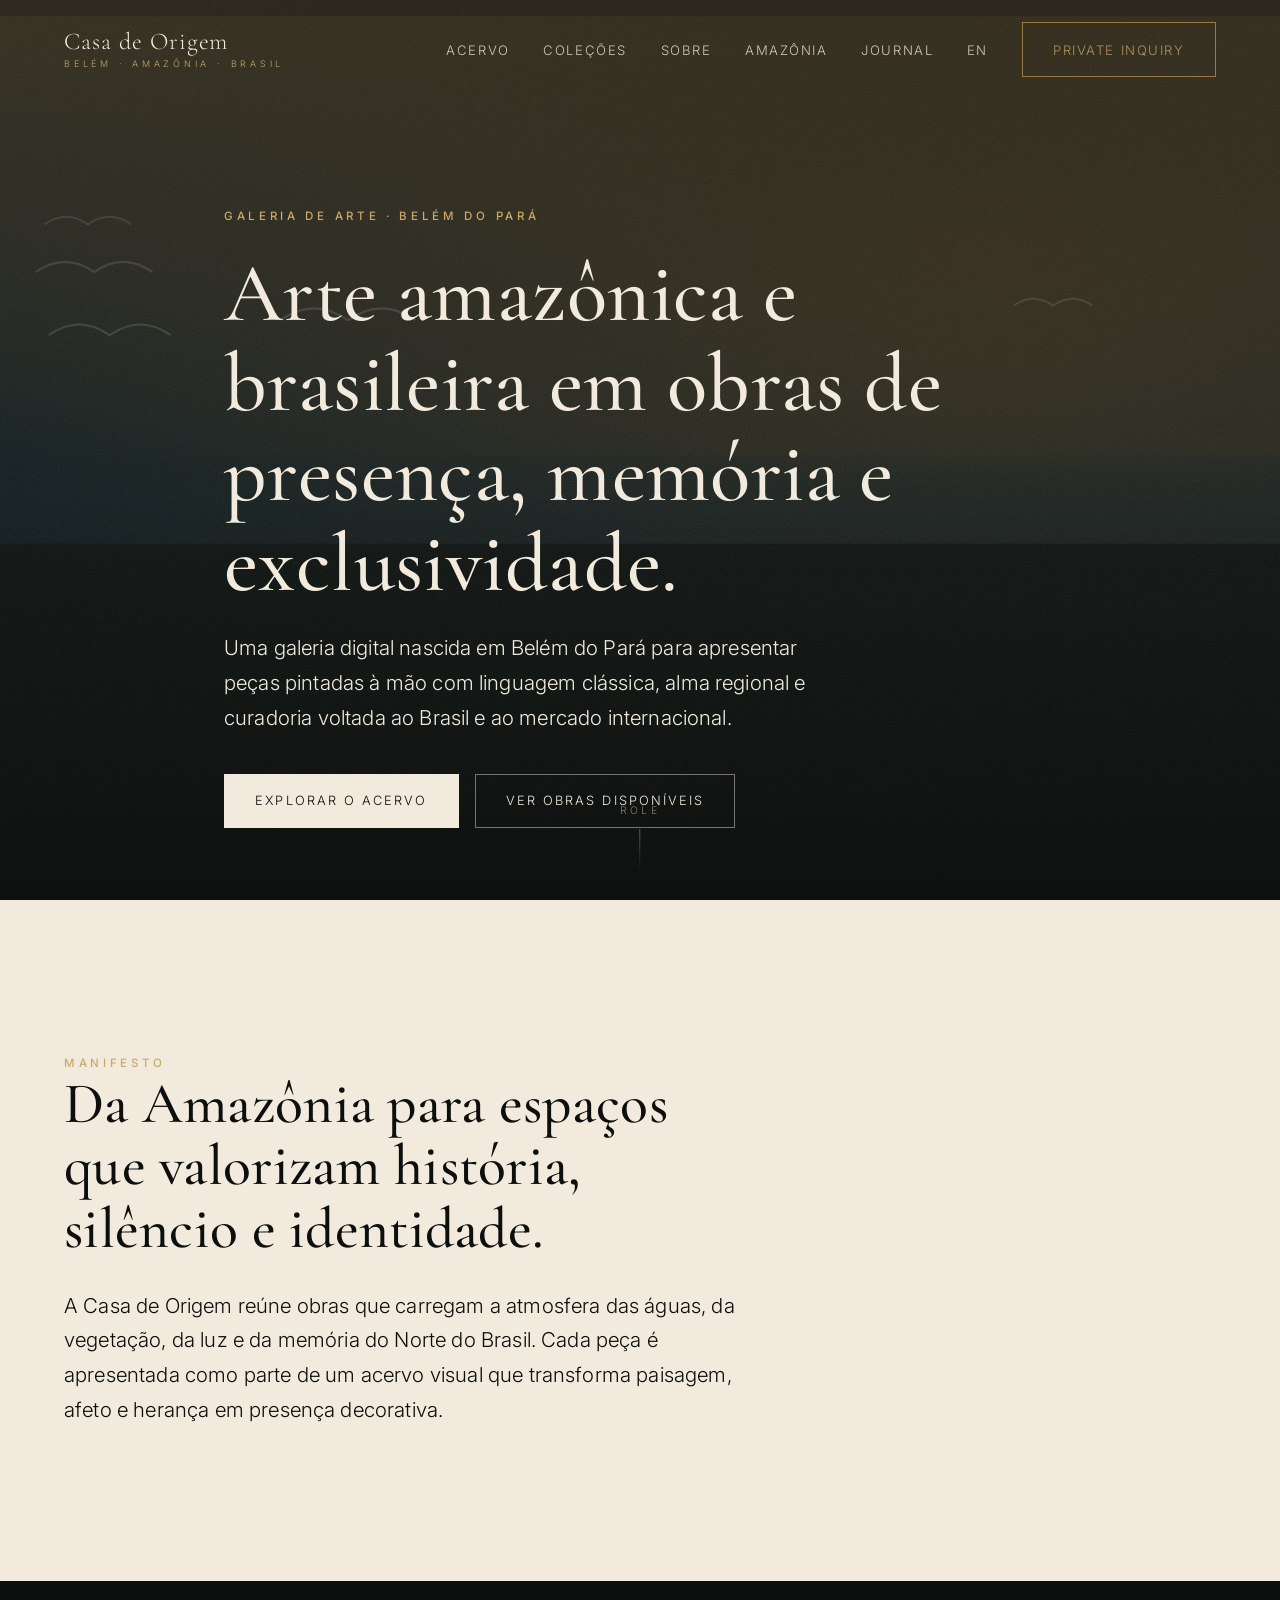
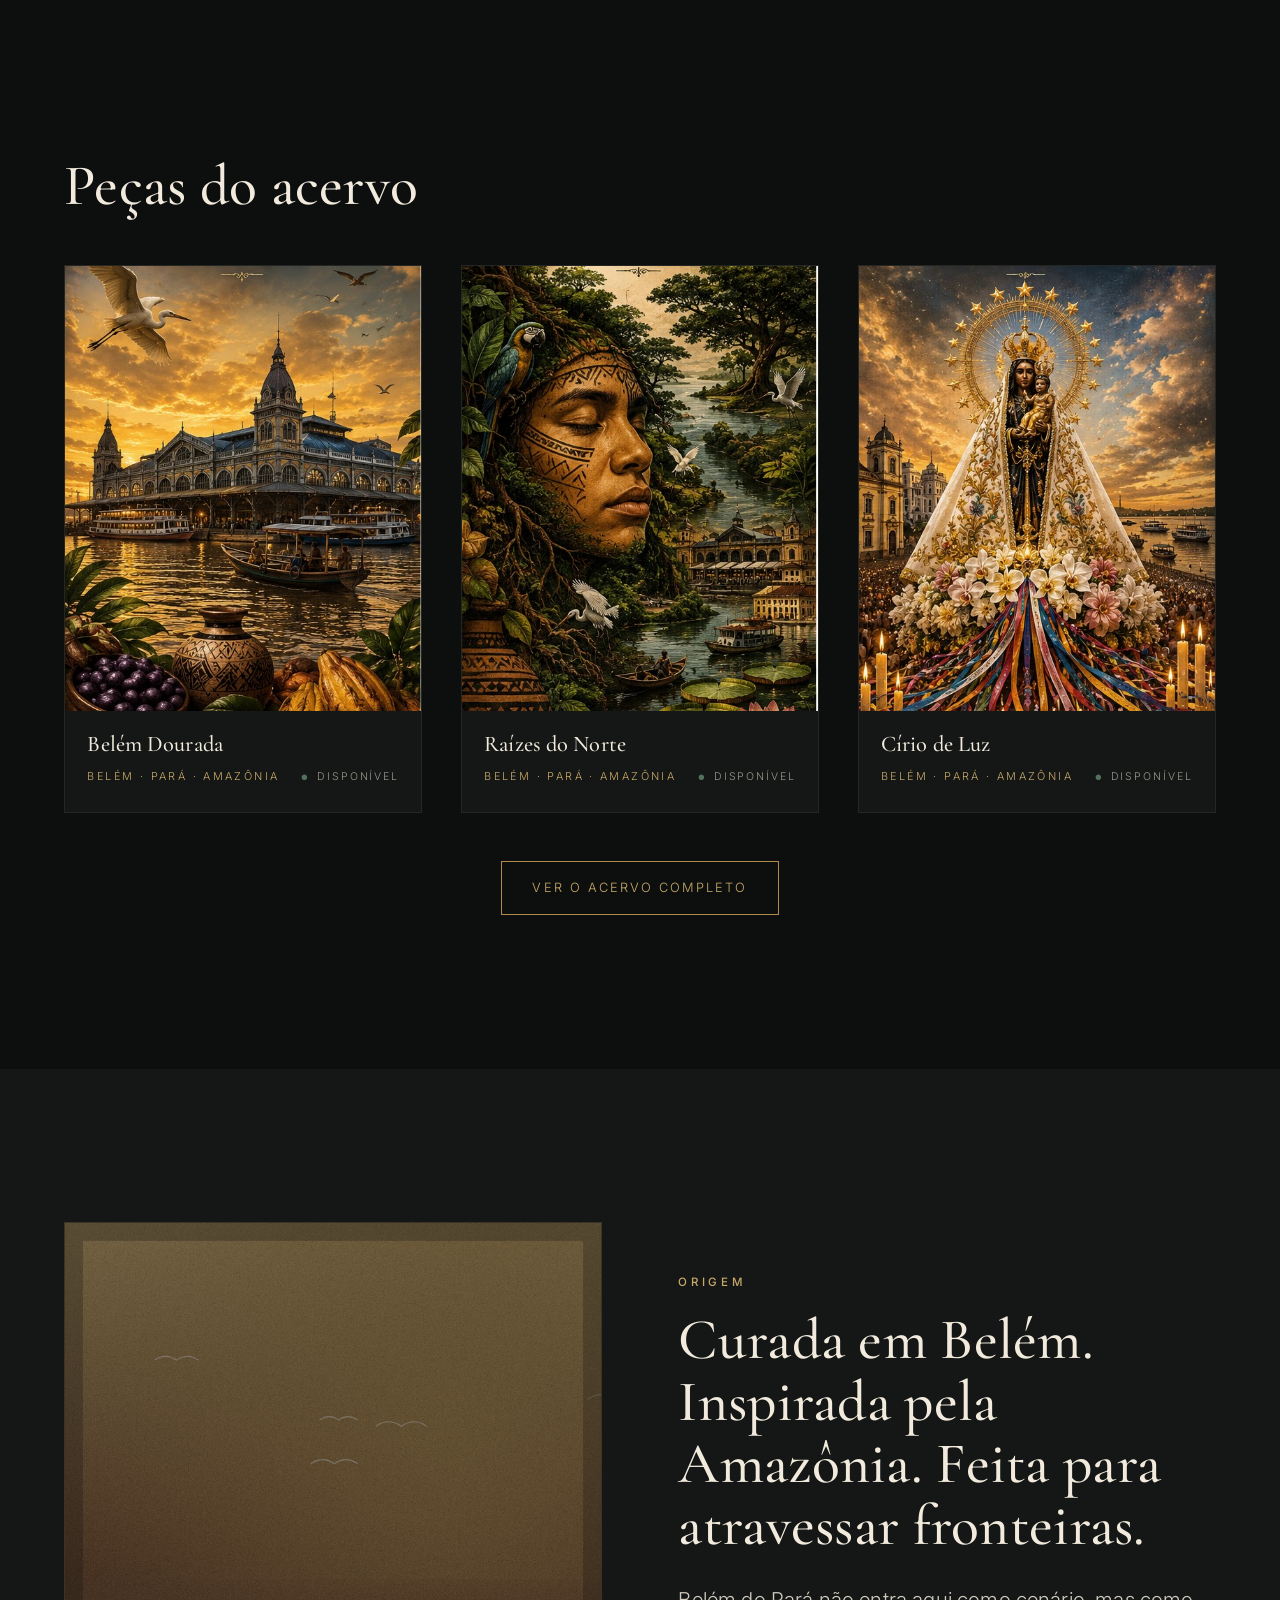
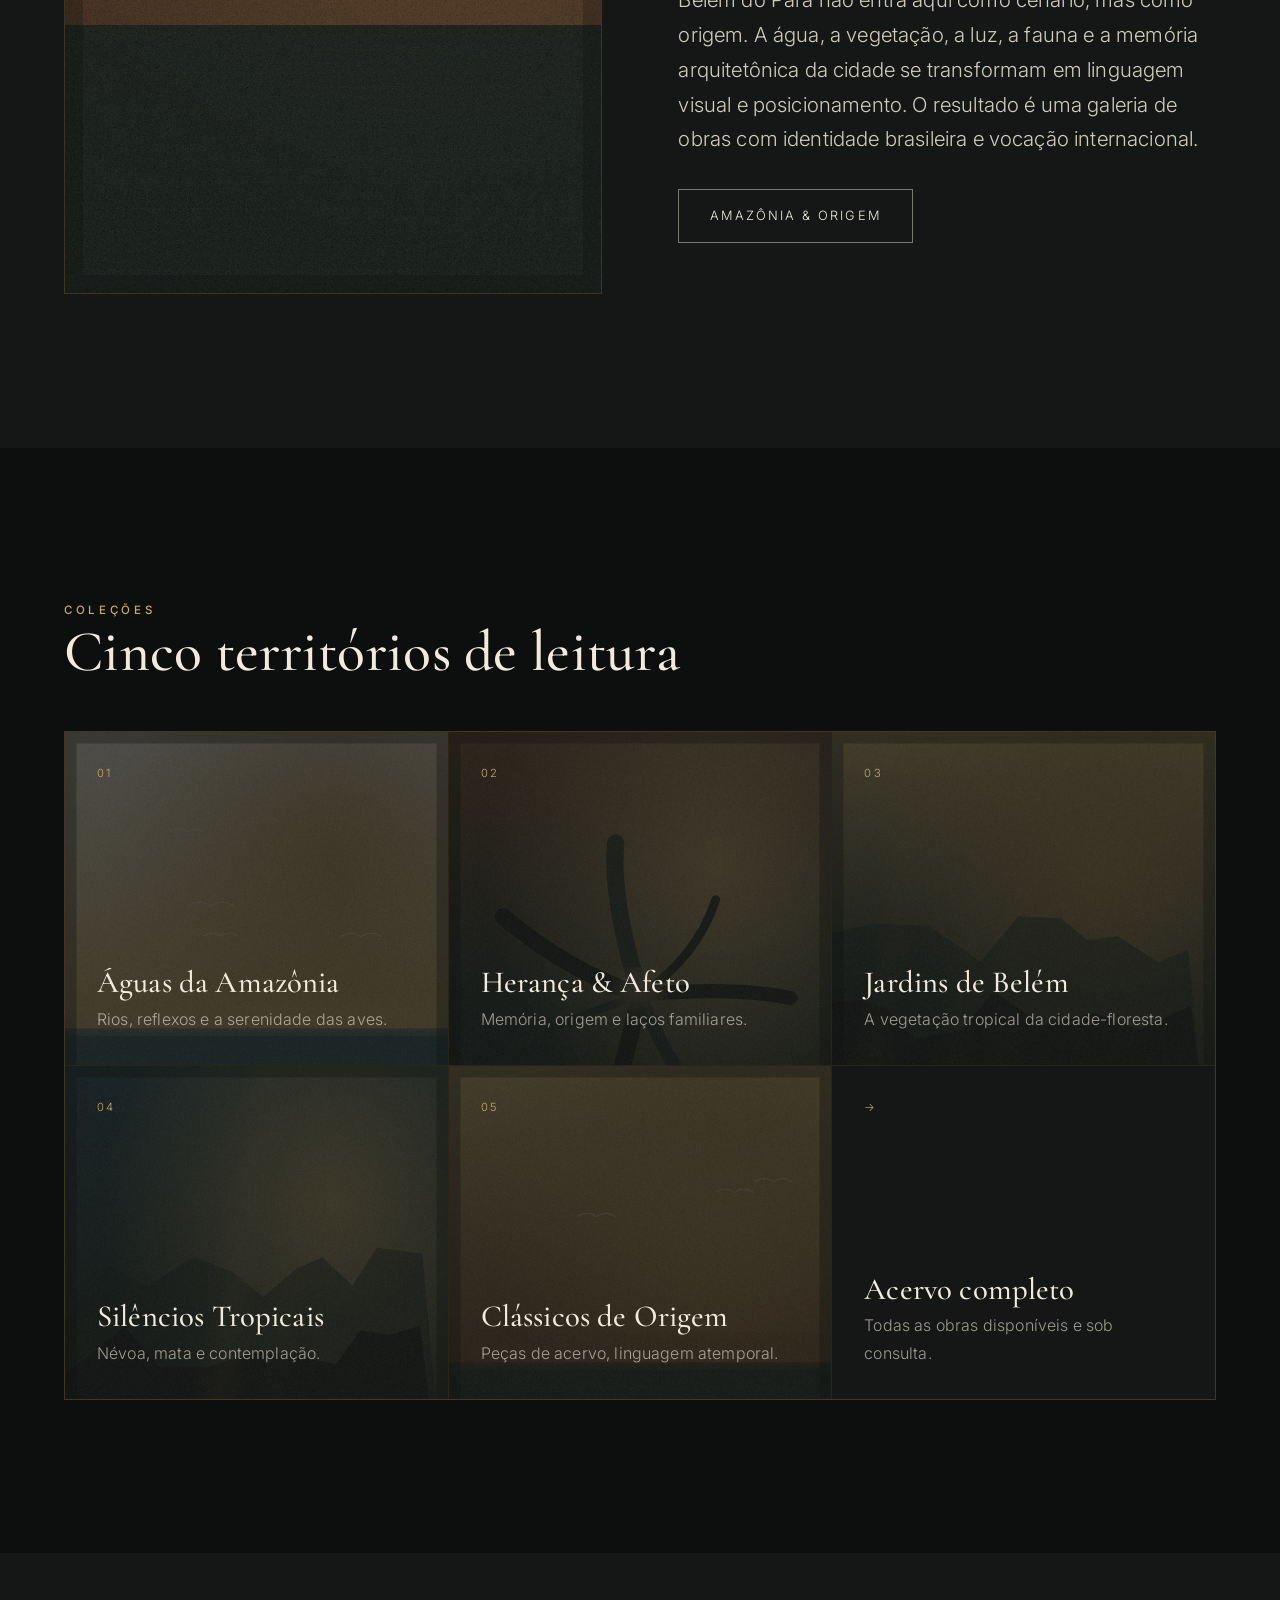
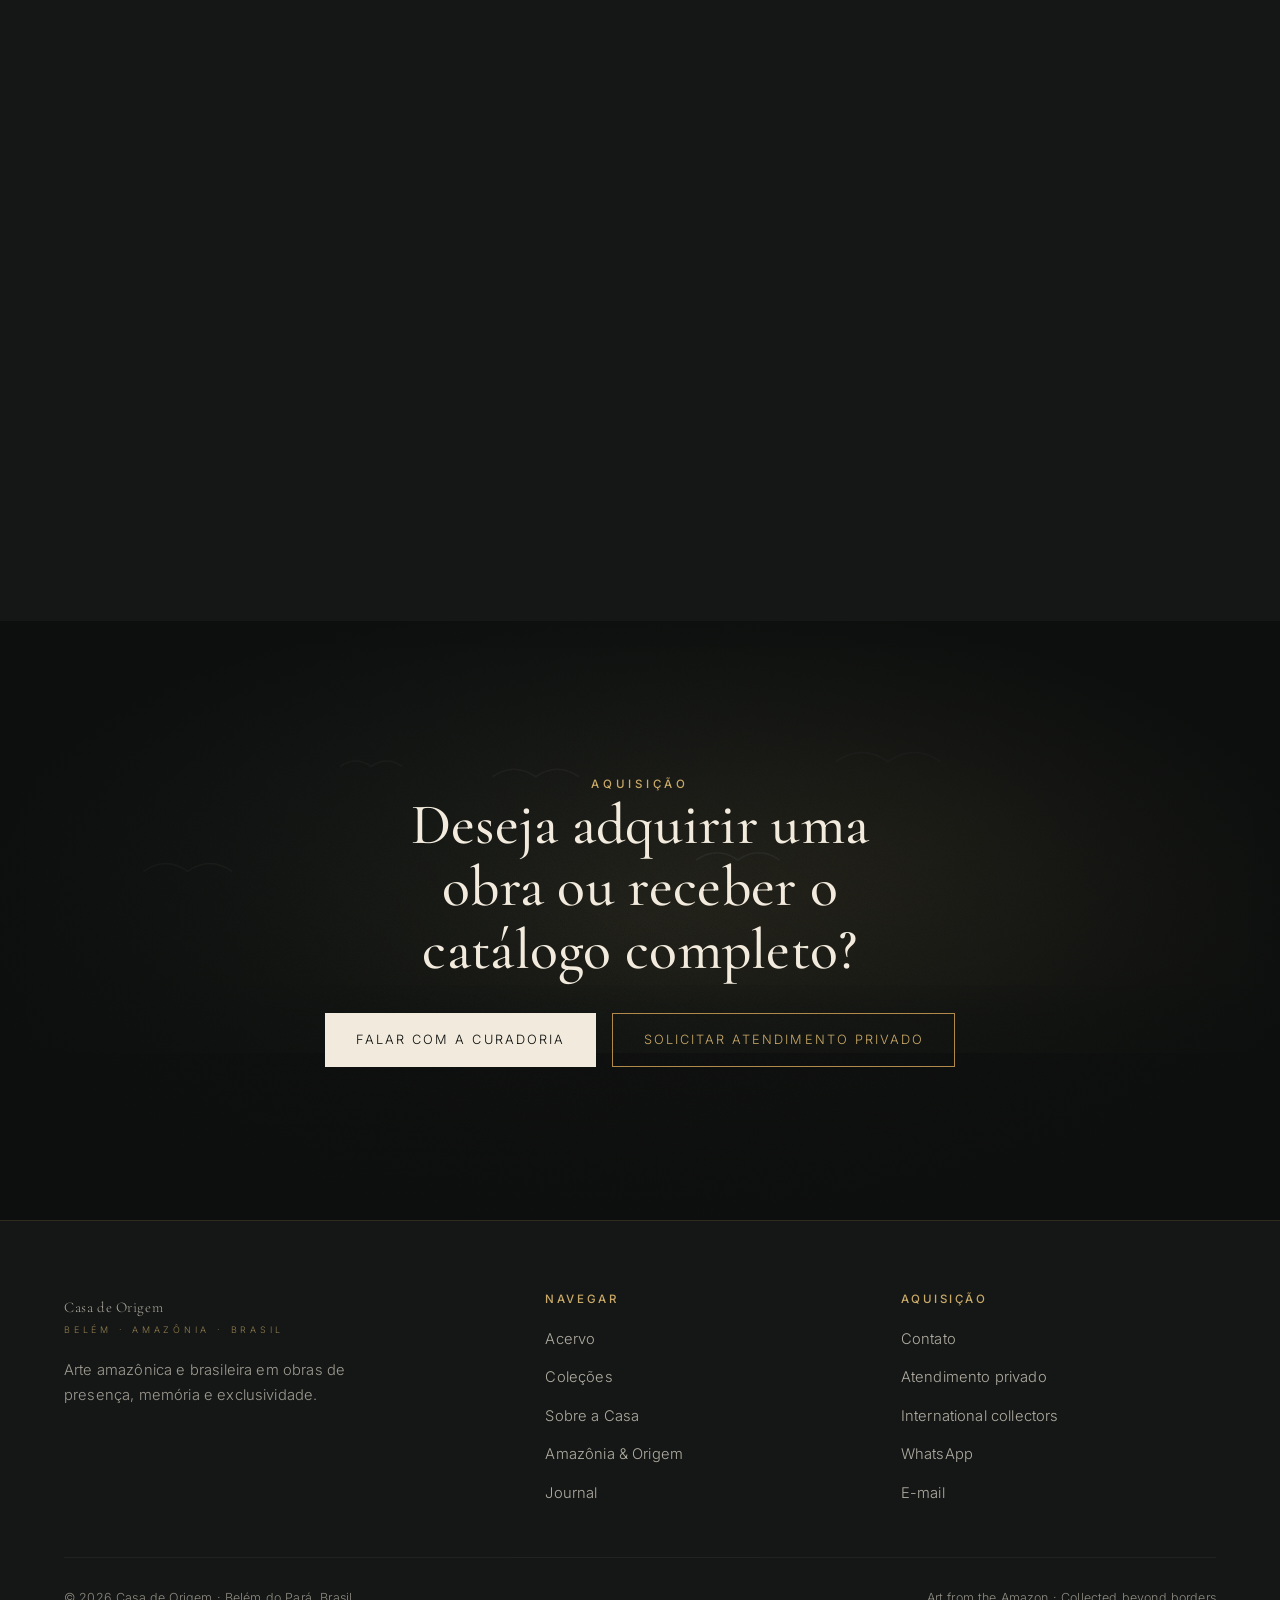
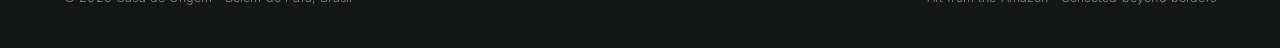
<file: casa-de-origem/index.html>
<!DOCTYPE html>
<html lang="pt-BR">
<head>
<meta charset="UTF-8">
<meta name="viewport" content="width=device-width, initial-scale=1.0">
<title>Casa de Origem — Arte amazônica e brasileira</title>
<meta name="description" content="Galeria digital nascida em Belém do Pará. Obras pintadas à mão com alma amazônica, linguagem clássica e curadoria voltada ao Brasil e ao mercado internacional.">
<link rel="icon" href="data:image/svg+xml,%3Csvg xmlns='http://www.w3.org/2000/svg' viewBox='0 0 32 32'%3E%3Crect width='32' height='32' fill='%230D0F0E'/%3E%3Ccircle cx='16' cy='16' r='9' fill='none' stroke='%23C9A968' stroke-width='1.6'/%3E%3C/svg%3E">
<link rel="preconnect" href="https://fonts.googleapis.com">
<link rel="preconnect" href="https://fonts.gstatic.com" crossorigin>
<link href="https://fonts.googleapis.com/css2?family=Cormorant+Garamond:ital,wght@0,400;0,500;0,600;1,400&family=Inter:wght@300;400;500&display=swap" rel="stylesheet">
<link rel="stylesheet" href="assets/css/style.css">
</head>
<body>

<nav class="nav">
  <a class="brand" href="index.html">Casa de Origem<small>Belém · Amazônia · Brasil</small></a>
  <button class="nav-burger" aria-label="Menu">☰</button>
  <ul class="nav-links">
    <li><a href="acervo.html">Acervo</a></li>
    <li><a href="acervo.html#colecoes">Coleções</a></li>
    <li><a href="sobre.html">Sobre</a></li>
    <li><a href="amazonia.html">Amazônia</a></li>
    <li><a href="journal.html">Journal</a></li>
    <li><a href="international.html">EN</a></li>
    <li><a class="btn btn--gold" href="contato.html">Private Inquiry</a></li>
  </ul>
</nav>

<!-- HERO -->
<header class="hero">
  <div class="hero__media"><img class="scene" src="assets/img/hero.svg" alt="Águas e vegetação amazônicas em luz dourada"></div>
  <div class="wrap hero__inner">
    <p class="eyebrow reveal">Galeria de arte · Belém do Pará</p>
    <h1 class="reveal d1">Arte amazônica e brasileira em obras de presença, memória e exclusividade.</h1>
    <p class="lead reveal d2">Uma galeria digital nascida em Belém do Pará para apresentar peças pintadas à mão com linguagem clássica, alma regional e curadoria voltada ao Brasil e ao mercado internacional.</p>
    <div class="btn-row reveal d3">
      <a class="btn btn--solid" href="acervo.html">Explorar o acervo</a>
      <a class="btn" href="acervo.html#disponiveis">Ver obras disponíveis</a>
    </div>
  </div>
  <div class="scroll-cue">Role<span></span></div>
</header>

<!-- MANIFESTO -->
<section class="manifesto section-pad">
  <div class="wrap">
    <p class="eyebrow reveal">Manifesto</p>
    <h2 class="reveal d1">Da Amazônia para espaços que valorizam história, silêncio e identidade.</h2>
    <p class="lead reveal d2">A Casa de Origem reúne obras que carregam a atmosfera das águas, da vegetação, da luz e da memória do Norte do Brasil. Cada peça é apresentada como parte de um acervo visual que transforma paisagem, afeto e herança em presença decorativa.</p>
  </div>
</section>

<!-- OBRAS EM DESTAQUE -->
<section class="section-pad">
  <div class="wrap">
    <p class="eyebrow reveal">Obras em destaque</p>
    <h2 class="reveal d1" style="margin-bottom:3rem">Peças do acervo</h2>
    <div class="works-grid">
      <a class="work reveal" href="obra.html">
        <div class="work__img"><img class="scene" src="assets/img/belem-dourada.jpg" alt="Belém Dourada"></div>
        <div class="work__body">
          <h3>Belém Dourada</h3>
          <div class="work__meta"><span class="work__col">Belém · Pará · Amazônia</span><span class="status status--ok">Disponível</span></div>
        </div>
      </a>
      <a class="work reveal d1" href="obra.html">
        <div class="work__img"><img class="scene" src="assets/img/raizes-do-norte.jpg" alt="Raízes do Norte"></div>
        <div class="work__body">
          <h3>Raízes do Norte</h3>
          <div class="work__meta"><span class="work__col">Belém · Pará · Amazônia</span><span class="status status--ok">Disponível</span></div>
        </div>
      </a>
      <a class="work reveal d2" href="obra.html">
        <div class="work__img"><img class="scene" src="assets/img/cirio-de-luz.jpg" alt="Círio de Luz"></div>
        <div class="work__body">
          <h3>Círio de Luz</h3>
          <div class="work__meta"><span class="work__col">Belém · Pará · Amazônia</span><span class="status status--ok">Disponível</span></div>
        </div>
      </a>
    </div>
    <div class="btn-row reveal" style="margin-top:3rem;justify-content:center">
      <a class="btn btn--gold" href="acervo.html">Ver o acervo completo</a>
    </div>
  </div>
</section>

<!-- ORIGEM AMAZÔNICA -->
<section class="section-pad" style="background:var(--carvao-2)">
  <div class="wrap">
    <div class="split">
      <div class="split__visual reveal"><img class="scene" src="assets/img/scene-belem.svg" alt="Rio e arquitetura de Belém"></div>
      <div class="reveal d1">
        <p class="eyebrow">Origem</p>
        <h2 style="margin:1rem 0 1.6rem">Curada em Belém. Inspirada pela Amazônia. Feita para atravessar fronteiras.</h2>
        <p class="lead">Belém do Pará não entra aqui como cenário, mas como origem. A água, a vegetação, a luz, a fauna e a memória arquitetônica da cidade se transformam em linguagem visual e posicionamento. O resultado é uma galeria de obras com identidade brasileira e vocação internacional.</p>
        <div class="btn-row" style="margin-top:2rem"><a class="btn" href="amazonia.html">Amazônia &amp; Origem</a></div>
      </div>
    </div>
  </div>
</section>

<!-- COLEÇÕES -->
<section class="section-pad" id="colecoes">
  <div class="wrap">
    <p class="eyebrow reveal">Coleções</p>
    <h2 class="reveal d1" style="margin-bottom:3rem">Cinco territórios de leitura</h2>
    <div class="collections reveal d1">
      <a class="col-card" href="acervo.html#colecoes"><img class="scene" src="assets/img/obra-aguas-norte.svg" alt=""><span class="num">01</span><h3>Águas da Amazônia</h3><p class="muted">Rios, reflexos e a serenidade das aves.</p></a>
      <a class="col-card" href="acervo.html#colecoes"><img class="scene" src="assets/img/obra-heranca.svg" alt=""><span class="num">02</span><h3>Herança &amp; Afeto</h3><p class="muted">Memória, origem e laços familiares.</p></a>
      <a class="col-card" href="acervo.html#colecoes"><img class="scene" src="assets/img/obra-jardins-belem.svg" alt=""><span class="num">03</span><h3>Jardins de Belém</h3><p class="muted">A vegetação tropical da cidade-floresta.</p></a>
      <a class="col-card" href="acervo.html#colecoes"><img class="scene" src="assets/img/obra-silencio-tropical.svg" alt=""><span class="num">04</span><h3>Silêncios Tropicais</h3><p class="muted">Névoa, mata e contemplação.</p></a>
      <a class="col-card" href="acervo.html#colecoes"><img class="scene" src="assets/img/obra-ver-o-peso.svg" alt=""><span class="num">05</span><h3>Clássicos de Origem</h3><p class="muted">Peças de acervo, linguagem atemporal.</p></a>
      <a class="col-card" href="acervo.html"><span class="num">→</span><h3>Acervo completo</h3><p class="muted">Todas as obras disponíveis e sob consulta.</p></a>
    </div>
  </div>
</section>

<!-- EXCLUSIVIDADE -->
<section class="section-pad" style="background:var(--carvao-2)">
  <div class="wrap">
    <p class="eyebrow reveal">Experiência</p>
    <h2 class="reveal d1" style="margin-bottom:3rem">Peças selecionadas para ambientes de presença</h2>
    <div class="values">
      <div class="value reveal"><h3>Peças únicas</h3><p>Obras únicas ou de acervo limitado, pintadas à mão.</p></div>
      <div class="value reveal d1"><h3>Atendimento consultivo</h3><p>Curadoria que acompanha cada aquisição de perto.</p></div>
      <div class="value reveal d2"><h3>Identidade amazônica</h3><p>Linguagem regional na origem, universal na leitura.</p></div>
      <div class="value reveal"><h3>Entrega nacional</h3><p>Envio cuidadoso para todo o Brasil.</p></div>
      <div class="value reveal d1"><h3>Compradores internacionais</h3><p>Atendimento e suporte de envio sob consulta.</p></div>
      <div class="value reveal d2"><h3>Presença decorativa</h3><p>Obras pensadas para ambientes sofisticados.</p></div>
    </div>
  </div>
</section>

<!-- CTA FINAL -->
<section class="cta-final section-pad">
  <img class="scene" src="assets/img/scene-cta.svg" alt="">
  <div class="wrap">
    <p class="eyebrow reveal">Aquisição</p>
    <h2 class="reveal d1">Deseja adquirir uma obra ou receber o catálogo completo?</h2>
    <div class="btn-row reveal d2" style="justify-content:center">
      <a class="btn btn--solid" href="contato.html">Falar com a curadoria</a>
      <a class="btn btn--gold" href="contato.html#privado">Solicitar atendimento privado</a>
    </div>
  </div>
</section>

<footer class="footer">
  <div class="wrap">
    <div>
      <a class="brand" href="index.html">Casa de Origem<small>Belém · Amazônia · Brasil</small></a>
      <p class="muted" style="margin-top:1.4rem;max-width:34ch;font-size:.92rem">Arte amazônica e brasileira em obras de presença, memória e exclusividade.</p>
    </div>
    <div>
      <h4>Navegar</h4>
      <ul>
        <li><a href="acervo.html">Acervo</a></li>
        <li><a href="acervo.html#colecoes">Coleções</a></li>
        <li><a href="sobre.html">Sobre a Casa</a></li>
        <li><a href="amazonia.html">Amazônia &amp; Origem</a></li>
        <li><a href="journal.html">Journal</a></li>
      </ul>
    </div>
    <div>
      <h4>Aquisição</h4>
      <ul>
        <li><a href="contato.html">Contato</a></li>
        <li><a href="contato.html#privado">Atendimento privado</a></li>
        <li><a href="international.html">International collectors</a></li>
        <li><a href="https://wa.me/5591000000000">WhatsApp</a></li>
        <li><a href="mailto:contato@casadeorigem.art">E-mail</a></li>
      </ul>
    </div>
    <div class="copy">
      <span>© 2026 Casa de Origem · Belém do Pará, Brasil</span>
      <span>Art from the Amazon · Collected beyond borders</span>
    </div>
  </div>
</footer>

<script src="assets/js/main.js"></script>
</body>
</html>
</file>
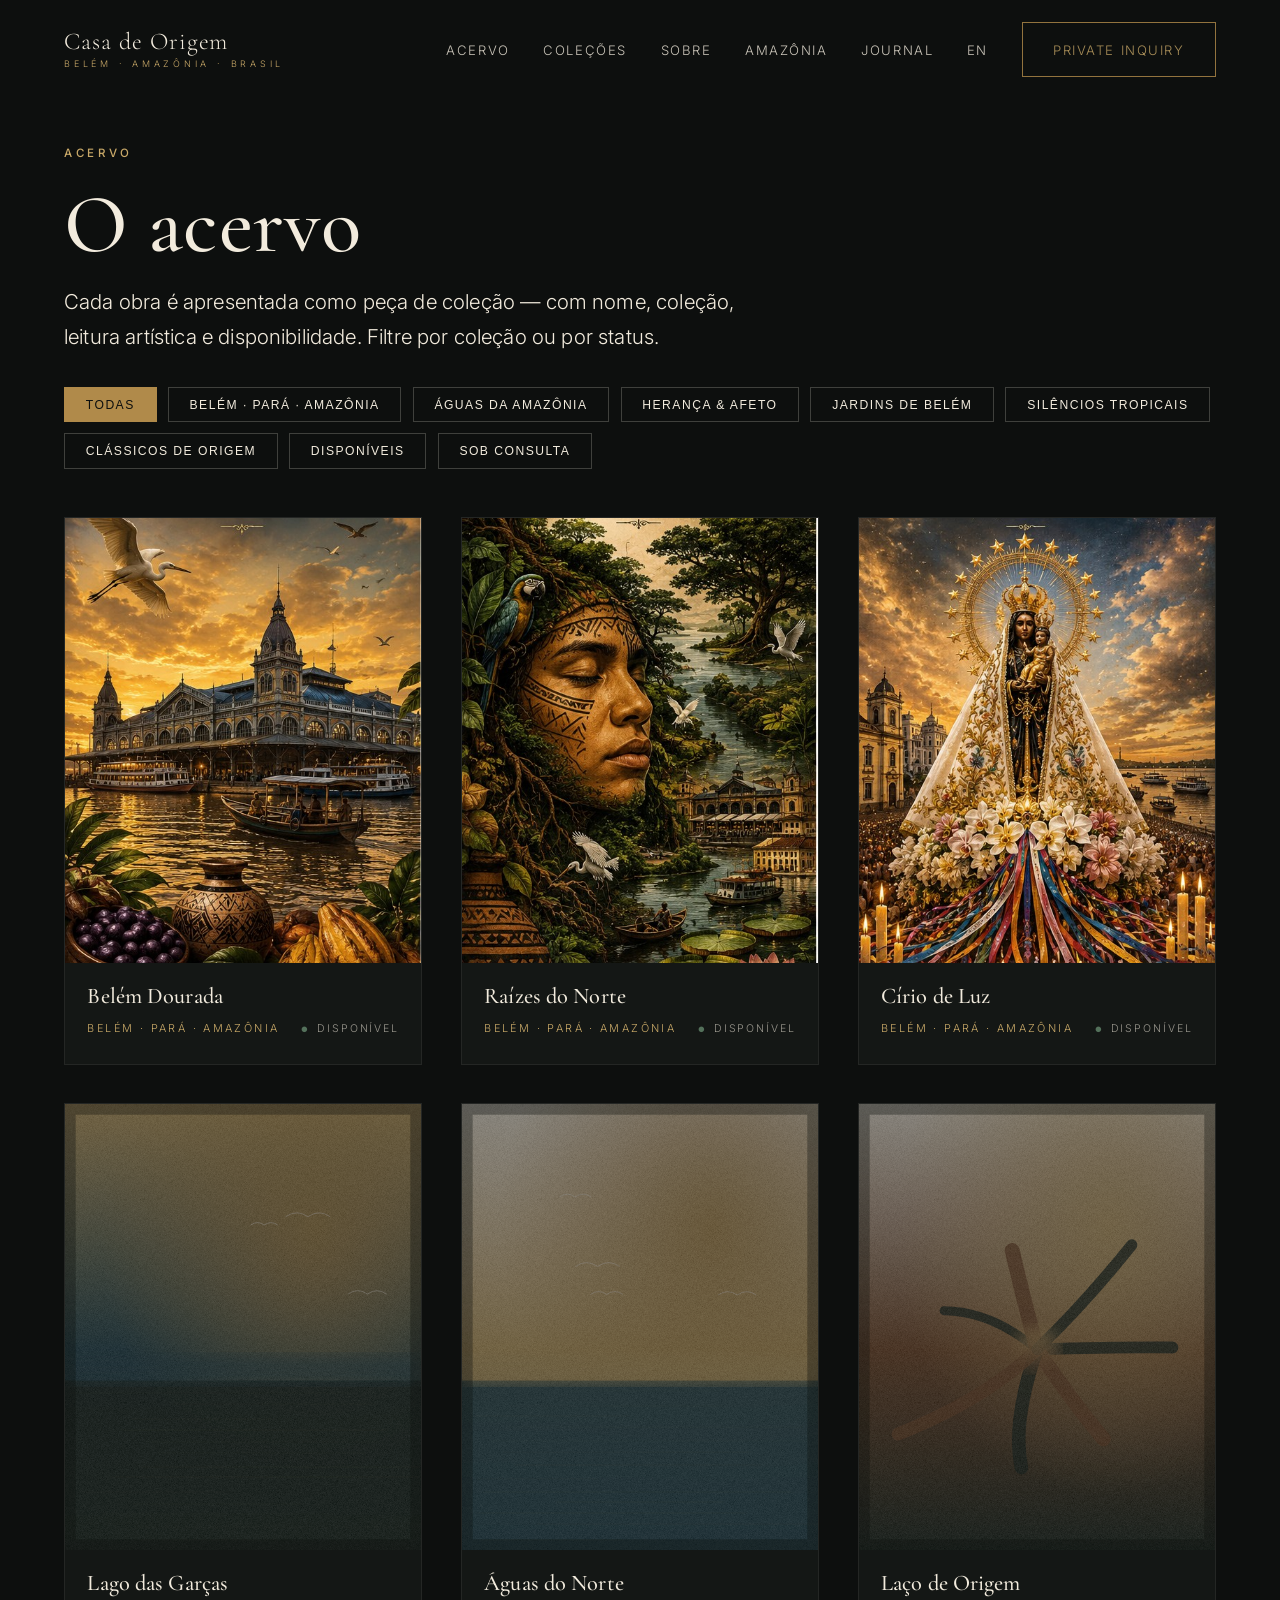
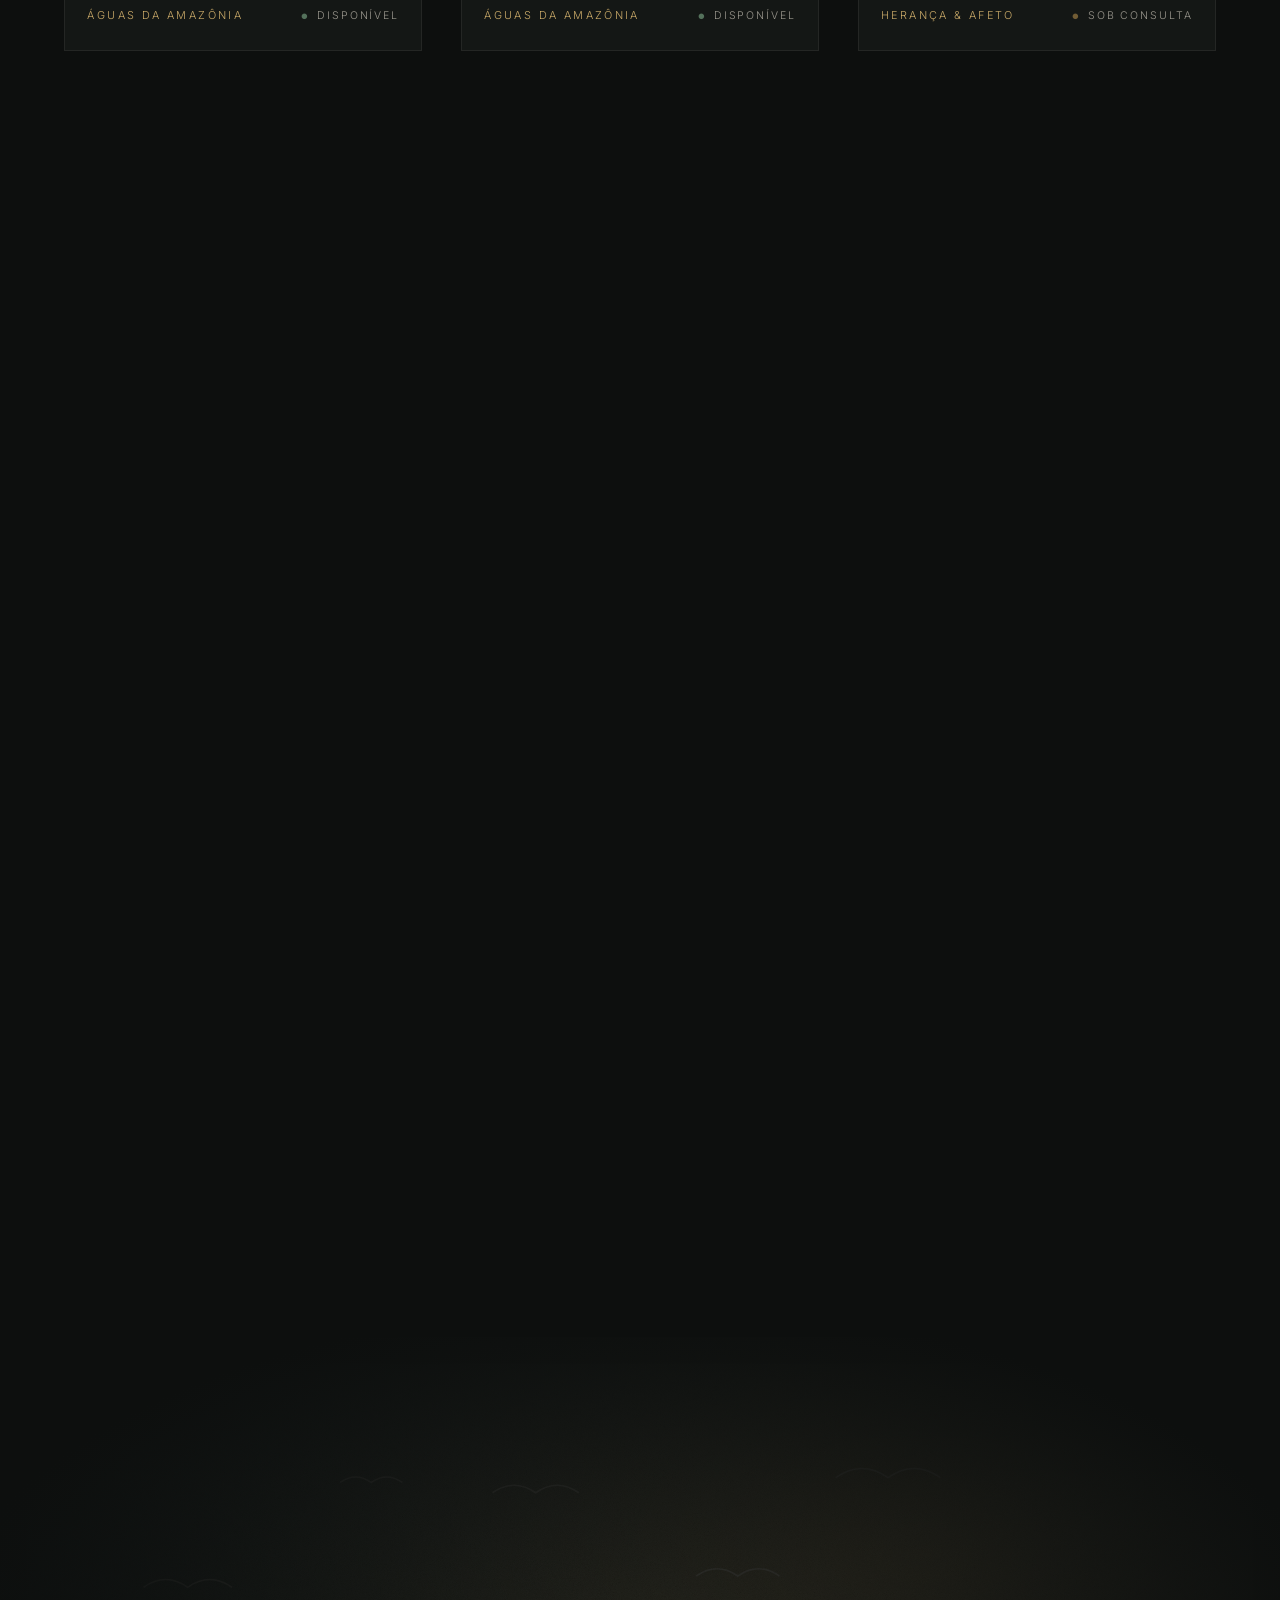
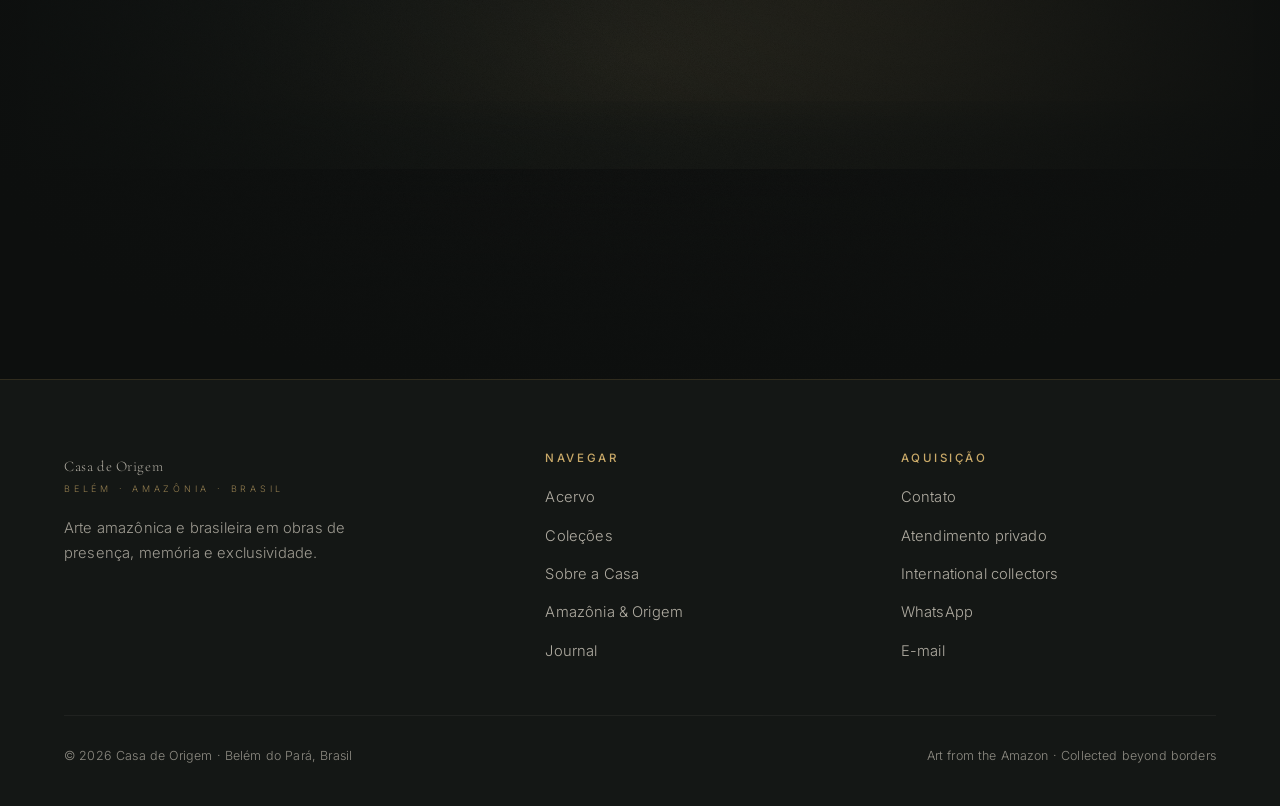
<file: casa-de-origem/acervo.html>
<!DOCTYPE html>
<html lang="pt-BR">
<head>
<meta charset="UTF-8">
<meta name="viewport" content="width=device-width, initial-scale=1.0">
<title>Acervo — Casa de Origem</title>
<meta name="description" content="O acervo completo da Casa de Origem: obras pintadas à mão, organizadas por coleção, disponíveis ou sob consulta.">
<link rel="icon" href="data:image/svg+xml,%3Csvg xmlns='http://www.w3.org/2000/svg' viewBox='0 0 32 32'%3E%3Crect width='32' height='32' fill='%230D0F0E'/%3E%3Ccircle cx='16' cy='16' r='9' fill='none' stroke='%23C9A968' stroke-width='1.6'/%3E%3C/svg%3E">
<link rel="preconnect" href="https://fonts.googleapis.com">
<link rel="preconnect" href="https://fonts.gstatic.com" crossorigin>
<link href="https://fonts.googleapis.com/css2?family=Cormorant+Garamond:ital,wght@0,400;0,500;0,600;1,400&family=Inter:wght@300;400;500&display=swap" rel="stylesheet">
<link rel="stylesheet" href="assets/css/style.css">
</head>
<body>

<nav class="nav scrolled">
  <a class="brand" href="index.html">Casa de Origem<small>Belém · Amazônia · Brasil</small></a>
  <button class="nav-burger" aria-label="Menu">☰</button>
  <ul class="nav-links">
    <li><a href="acervo.html">Acervo</a></li>
    <li><a href="acervo.html#colecoes">Coleções</a></li>
    <li><a href="sobre.html">Sobre</a></li>
    <li><a href="amazonia.html">Amazônia</a></li>
    <li><a href="journal.html">Journal</a></li>
    <li><a href="international.html">EN</a></li>
    <li><a class="btn btn--gold" href="contato.html">Private Inquiry</a></li>
  </ul>
</nav>

<header class="wrap" style="padding-top:9rem;padding-bottom:2rem">
  <p class="eyebrow reveal">Acervo</p>
  <h1 class="reveal d1" style="margin:1rem 0">O acervo</h1>
  <p class="lead measure reveal d2">Cada obra é apresentada como peça de coleção — com nome, coleção, leitura artística e disponibilidade. Filtre por coleção ou por status.</p>
</header>

<section class="wrap" id="disponiveis" style="padding-bottom:7rem">
  <div class="filters reveal">
    <button class="chip active" data-filter="all">Todas</button>
    <button class="chip" data-filter="belem">Belém · Pará · Amazônia</button>
    <button class="chip" data-filter="aguas">Águas da Amazônia</button>
    <button class="chip" data-filter="heranca">Herança &amp; Afeto</button>
    <button class="chip" data-filter="jardins">Jardins de Belém</button>
    <button class="chip" data-filter="silencios">Silêncios Tropicais</button>
    <button class="chip" data-filter="classicos">Clássicos de Origem</button>
    <button class="chip" data-filter="disponivel">Disponíveis</button>
    <button class="chip" data-filter="consulta">Sob consulta</button>
  </div>

  <div class="works-grid" id="colecoes">
    <a class="work reveal" data-col="belem disponivel" href="obra.html">
      <div class="work__img"><img class="scene" src="assets/img/belem-dourada.jpg" alt="Belém Dourada"></div>
      <div class="work__body"><h3>Belém Dourada</h3><div class="work__meta"><span class="work__col">Belém · Pará · Amazônia</span><span class="status status--ok">Disponível</span></div></div>
    </a>
    <a class="work reveal d1" data-col="belem disponivel" href="obra.html">
      <div class="work__img"><img class="scene" src="assets/img/raizes-do-norte.jpg" alt="Raízes do Norte"></div>
      <div class="work__body"><h3>Raízes do Norte</h3><div class="work__meta"><span class="work__col">Belém · Pará · Amazônia</span><span class="status status--ok">Disponível</span></div></div>
    </a>
    <a class="work reveal d2" data-col="belem disponivel" href="obra.html">
      <div class="work__img"><img class="scene" src="assets/img/cirio-de-luz.jpg" alt="Círio de Luz"></div>
      <div class="work__body"><h3>Círio de Luz</h3><div class="work__meta"><span class="work__col">Belém · Pará · Amazônia</span><span class="status status--ok">Disponível</span></div></div>
    </a>
    <a class="work reveal" data-col="aguas disponivel" href="obra.html">
      <div class="work__img"><img class="scene" src="assets/img/obra-lago-garcas.svg" alt="Lago das Garças"></div>
      <div class="work__body"><h3>Lago das Garças</h3><div class="work__meta"><span class="work__col">Águas da Amazônia</span><span class="status status--ok">Disponível</span></div></div>
    </a>
    <a class="work reveal d1" data-col="aguas disponivel" href="obra.html">
      <div class="work__img"><img class="scene" src="assets/img/obra-aguas-norte.svg" alt="Águas do Norte"></div>
      <div class="work__body"><h3>Águas do Norte</h3><div class="work__meta"><span class="work__col">Águas da Amazônia</span><span class="status status--ok">Disponível</span></div></div>
    </a>
    <a class="work reveal d2" data-col="heranca consulta" href="obra.html">
      <div class="work__img"><img class="scene" src="assets/img/obra-laco-origem.svg" alt="Laço de Origem"></div>
      <div class="work__body"><h3>Laço de Origem</h3><div class="work__meta"><span class="work__col">Herança &amp; Afeto</span><span class="status status--ask">Sob consulta</span></div></div>
    </a>
    <a class="work reveal" data-col="heranca disponivel" href="obra.html">
      <div class="work__img"><img class="scene" src="assets/img/obra-heranca.svg" alt="Herança"></div>
      <div class="work__body"><h3>Herança</h3><div class="work__meta"><span class="work__col">Herança &amp; Afeto</span><span class="status status--ok">Disponível</span></div></div>
    </a>
    <a class="work reveal d1" data-col="jardins disponivel" href="obra.html">
      <div class="work__img"><img class="scene" src="assets/img/obra-jardins-belem.svg" alt="Jardins de Belém"></div>
      <div class="work__body"><h3>Jardins de Belém</h3><div class="work__meta"><span class="work__col">Jardins de Belém</span><span class="status status--ok">Disponível</span></div></div>
    </a>
    <a class="work reveal d2" data-col="jardins consulta" href="obra.html">
      <div class="work__img"><img class="scene" src="assets/img/obra-manga.svg" alt="Mangueiras">  </div>
      <div class="work__body"><h3>Sob as Mangueiras</h3><div class="work__meta"><span class="work__col">Jardins de Belém</span><span class="status status--ask">Sob consulta</span></div></div>
    </a>
    <a class="work reveal" data-col="silencios disponivel" href="obra.html">
      <div class="work__img"><img class="scene" src="assets/img/obra-silencio-tropical.svg" alt="Silêncio Tropical"></div>
      <div class="work__body"><h3>Silêncio Tropical</h3><div class="work__meta"><span class="work__col">Silêncios Tropicais</span><span class="status status--ok">Disponível</span></div></div>
    </a>
    <a class="work reveal d1" data-col="silencios consulta" href="obra.html">
      <div class="work__img"><img class="scene" src="assets/img/obra-cacau.svg" alt="Tempo de Cacau"></div>
      <div class="work__body"><h3>Tempo de Cacau</h3><div class="work__meta"><span class="work__col">Silêncios Tropicais</span><span class="status status--ask">Sob consulta</span></div></div>
    </a>
    <a class="work reveal d2" data-col="classicos consulta" href="obra.html">
      <div class="work__img"><img class="scene" src="assets/img/obra-ver-o-peso.svg" alt="Ver-o-Peso"></div>
      <div class="work__body"><h3>Ver-o-Peso, Manhã</h3><div class="work__meta"><span class="work__col">Clássicos de Origem</span><span class="status status--ask">Sob consulta</span></div></div>
    </a>
  </div>
</section>

<section class="cta-final section-pad">
  <img class="scene" src="assets/img/scene-cta.svg" alt="">
  <div class="wrap">
    <h2 class="reveal">Não encontrou a peça ideal? A curadoria pode apresentar obras fora da vitrine.</h2>
    <div class="btn-row reveal d1" style="justify-content:center"><a class="btn btn--solid" href="contato.html">Falar com a curadoria</a></div>
  </div>
</section>

<footer class="footer">
  <div class="wrap">
    <div><a class="brand" href="index.html">Casa de Origem<small>Belém · Amazônia · Brasil</small></a><p class="muted" style="margin-top:1.4rem;max-width:34ch;font-size:.92rem">Arte amazônica e brasileira em obras de presença, memória e exclusividade.</p></div>
    <div><h4>Navegar</h4><ul><li><a href="acervo.html">Acervo</a></li><li><a href="acervo.html#colecoes">Coleções</a></li><li><a href="sobre.html">Sobre a Casa</a></li><li><a href="amazonia.html">Amazônia &amp; Origem</a></li><li><a href="journal.html">Journal</a></li></ul></div>
    <div><h4>Aquisição</h4><ul><li><a href="contato.html">Contato</a></li><li><a href="contato.html#privado">Atendimento privado</a></li><li><a href="international.html">International collectors</a></li><li><a href="https://wa.me/5591000000000">WhatsApp</a></li><li><a href="mailto:contato@casadeorigem.art">E-mail</a></li></ul></div>
    <div class="copy"><span>© 2026 Casa de Origem · Belém do Pará, Brasil</span><span>Art from the Amazon · Collected beyond borders</span></div>
  </div>
</footer>

<script src="assets/js/main.js"></script>
</body>
</html>
</file>
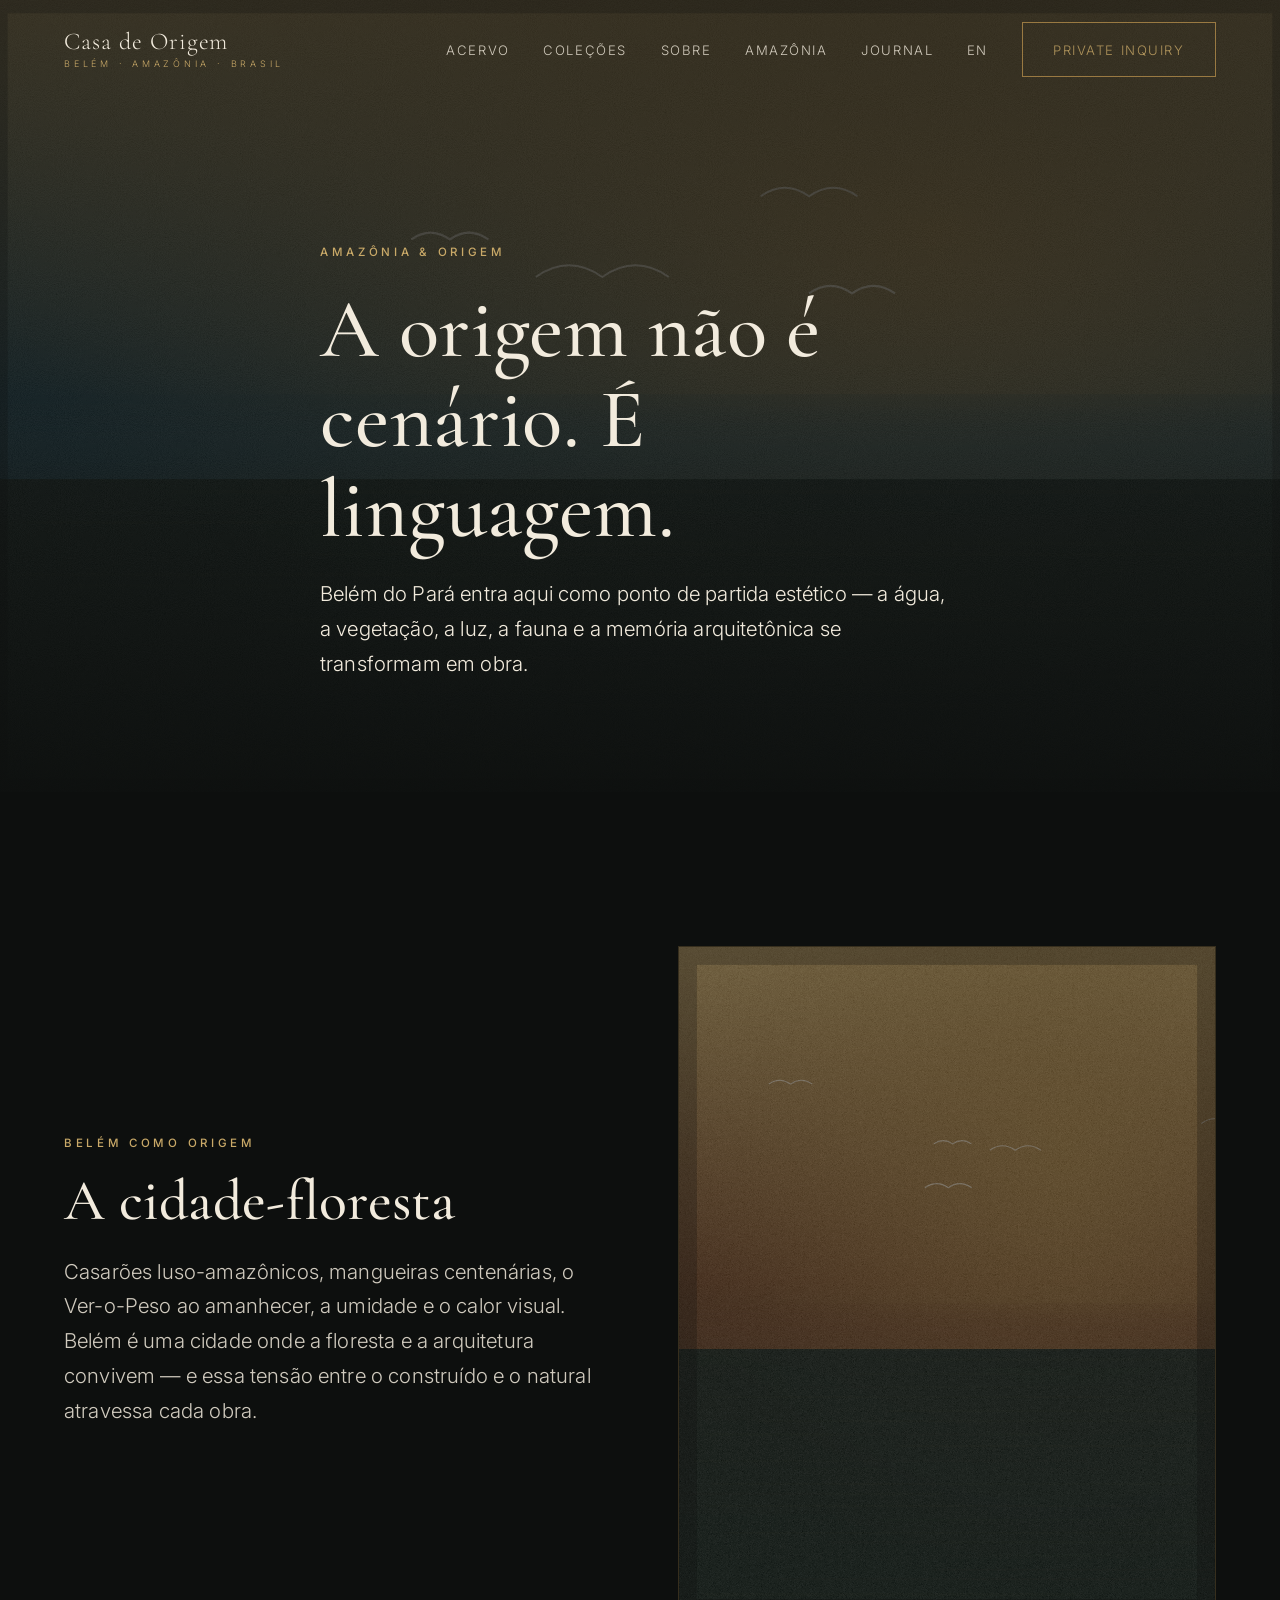
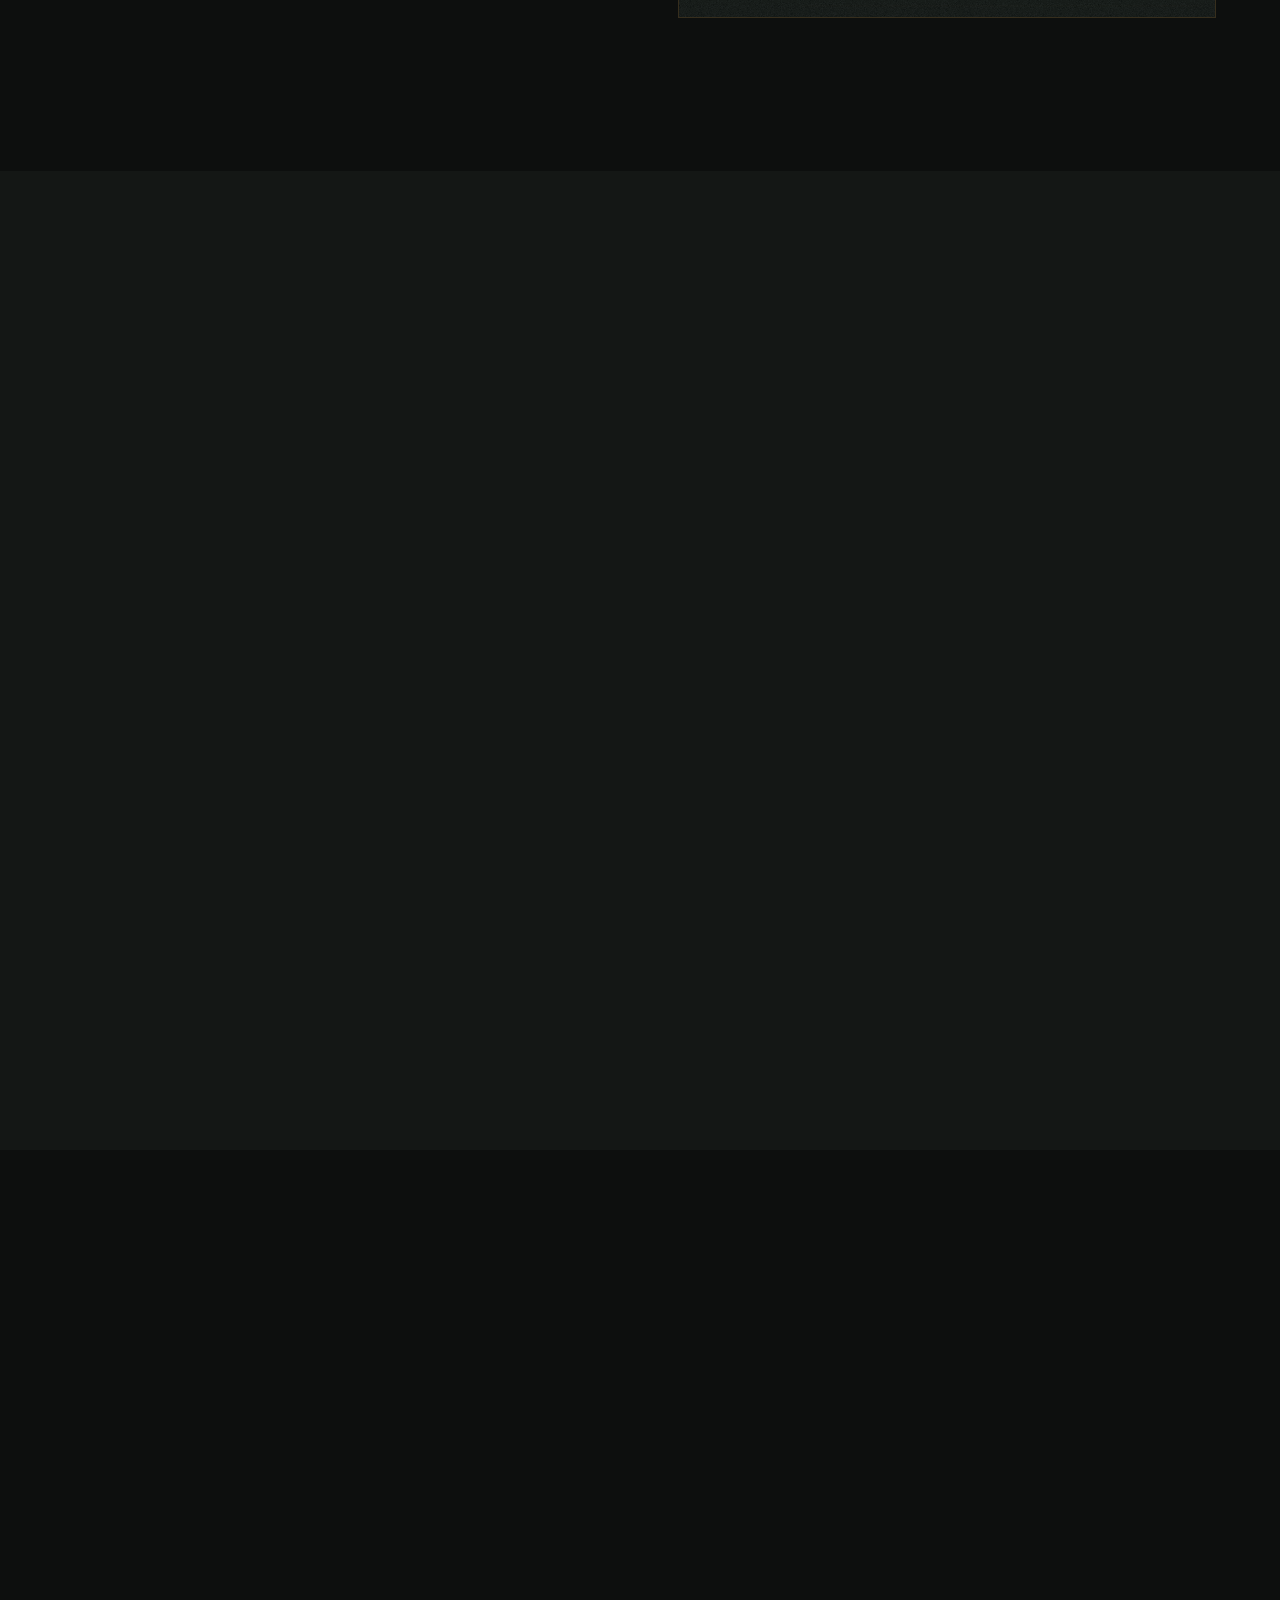
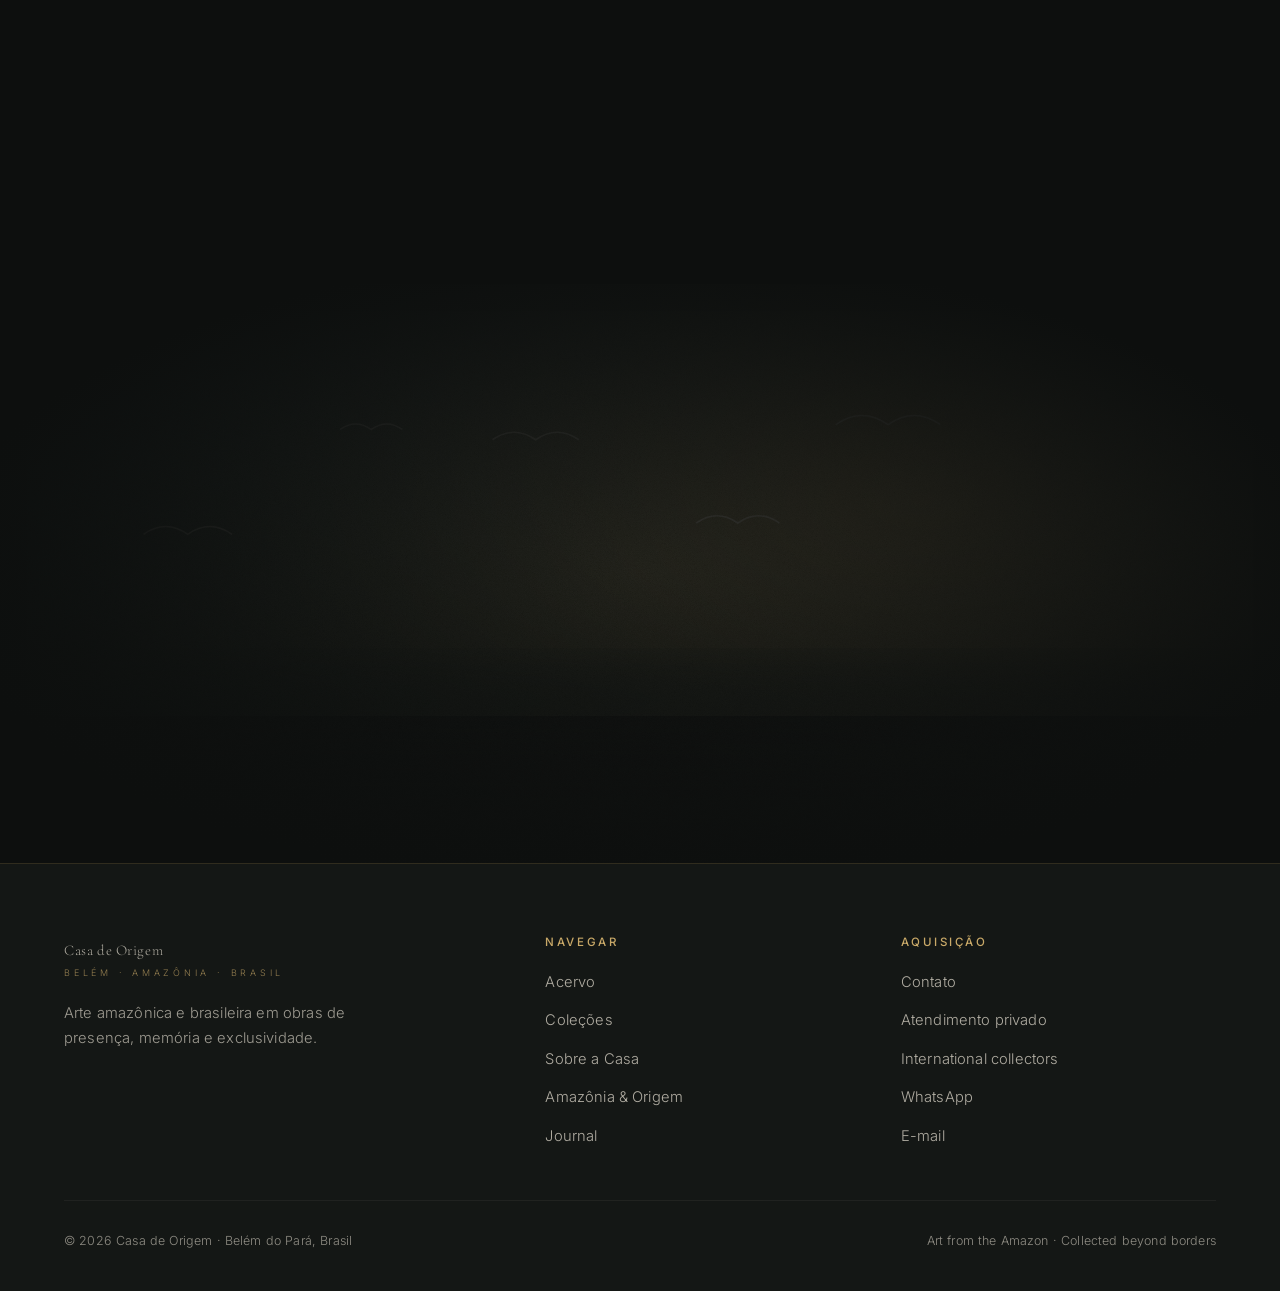
<file: casa-de-origem/amazonia.html>
<!DOCTYPE html>
<html lang="pt-BR">
<head>
<meta charset="UTF-8">
<meta name="viewport" content="width=device-width, initial-scale=1.0">
<title>Amazônia &amp; Origem — Casa de Origem</title>
<meta name="description" content="Belém do Pará e a Amazônia como origem estética da Casa de Origem: água, vegetação, luz, fauna, memória e herança visual brasileira.">
<link rel="icon" href="data:image/svg+xml,%3Csvg xmlns='http://www.w3.org/2000/svg' viewBox='0 0 32 32'%3E%3Crect width='32' height='32' fill='%230D0F0E'/%3E%3Ccircle cx='16' cy='16' r='9' fill='none' stroke='%23C9A968' stroke-width='1.6'/%3E%3C/svg%3E">
<link rel="preconnect" href="https://fonts.googleapis.com">
<link rel="preconnect" href="https://fonts.gstatic.com" crossorigin>
<link href="https://fonts.googleapis.com/css2?family=Cormorant+Garamond:ital,wght@0,400;0,500;0,600;1,400&family=Inter:wght@300;400;500&display=swap" rel="stylesheet">
<link rel="stylesheet" href="assets/css/style.css">
</head>
<body>

<nav class="nav">
  <a class="brand" href="index.html">Casa de Origem<small>Belém · Amazônia · Brasil</small></a>
  <button class="nav-burger" aria-label="Menu">☰</button>
  <ul class="nav-links">
    <li><a href="acervo.html">Acervo</a></li>
    <li><a href="acervo.html#colecoes">Coleções</a></li>
    <li><a href="sobre.html">Sobre</a></li>
    <li><a href="amazonia.html">Amazônia</a></li>
    <li><a href="journal.html">Journal</a></li>
    <li><a href="international.html">EN</a></li>
    <li><a class="btn btn--gold" href="contato.html">Private Inquiry</a></li>
  </ul>
</nav>

<header class="hero" style="min-height:88svh">
  <div class="hero__media"><img class="scene" src="assets/img/scene-amazonia.svg" alt="Águas e luz da Amazônia"></div>
  <div class="wrap hero__inner">
    <p class="eyebrow reveal">Amazônia &amp; Origem</p>
    <h1 class="reveal d1" style="max-width:16ch">A origem não é cenário. É linguagem.</h1>
    <p class="lead reveal d2" style="max-width:40rem">Belém do Pará entra aqui como ponto de partida estético — a água, a vegetação, a luz, a fauna e a memória arquitetônica se transformam em obra.</p>
  </div>
</header>

<section class="section-pad">
  <div class="wrap split">
    <div class="reveal"><p class="eyebrow">Belém como origem</p><h2 style="margin:1rem 0 1.4rem">A cidade-floresta</h2><p class="lead">Casarões luso-amazônicos, mangueiras centenárias, o Ver-o-Peso ao amanhecer, a umidade e o calor visual. Belém é uma cidade onde a floresta e a arquitetura convivem — e essa tensão entre o construído e o natural atravessa cada obra.</p></div>
    <div class="split__visual reveal d1"><img class="scene" src="assets/img/scene-belem.svg" alt="Belém do Pará"></div>
  </div>
</section>

<section class="section-pad" style="background:var(--carvao-2)">
  <div class="wrap split split--rev">
    <div class="reveal"><p class="eyebrow">Água, vegetação, luz e silêncio</p><h2 style="margin:1rem 0 1.4rem">Os elementos</h2><p class="lead">Rios e igarapés, a luz dourada do fim de tarde, garças e a profundidade da mata. São esses elementos — e o silêncio que os acompanha — que dão à Casa de Origem sua atmosfera contemplativa.</p></div>
    <div class="split__visual reveal d1"><img class="scene" src="assets/img/scene-forest.svg" alt="Mata amazônica"></div>
  </div>
</section>

<section class="section-pad">
  <div class="wrap measure">
    <p class="eyebrow reveal">O Norte como território estético</p>
    <h2 class="reveal d1" style="margin:1rem 0 1.4rem">Arte brasileira além do óbvio</h2>
    <p class="lead reveal d2">A Casa de Origem evita o folclórico e o turístico. A Amazônia aparece reinterpretada com elegância — como herança, afeto e paisagem. A obra é uma extensão da memória e do território: regional na origem, universal na linguagem, pensada para dialogar com colecionadores no Brasil e no exterior.</p>
  </div>
</section>

<section class="cta-final section-pad">
  <img class="scene" src="assets/img/scene-cta.svg" alt="">
  <div class="wrap">
    <h2 class="reveal">Leve uma peça da Amazônia para o seu espaço.</h2>
    <div class="btn-row reveal d1" style="justify-content:center"><a class="btn btn--solid" href="acervo.html">Explorar o acervo</a></div>
  </div>
</section>

<footer class="footer">
  <div class="wrap">
    <div><a class="brand" href="index.html">Casa de Origem<small>Belém · Amazônia · Brasil</small></a><p class="muted" style="margin-top:1.4rem;max-width:34ch;font-size:.92rem">Arte amazônica e brasileira em obras de presença, memória e exclusividade.</p></div>
    <div><h4>Navegar</h4><ul><li><a href="acervo.html">Acervo</a></li><li><a href="acervo.html#colecoes">Coleções</a></li><li><a href="sobre.html">Sobre a Casa</a></li><li><a href="amazonia.html">Amazônia &amp; Origem</a></li><li><a href="journal.html">Journal</a></li></ul></div>
    <div><h4>Aquisição</h4><ul><li><a href="contato.html">Contato</a></li><li><a href="contato.html#privado">Atendimento privado</a></li><li><a href="international.html">International collectors</a></li><li><a href="https://wa.me/5591000000000">WhatsApp</a></li><li><a href="mailto:contato@casadeorigem.art">E-mail</a></li></ul></div>
    <div class="copy"><span>© 2026 Casa de Origem · Belém do Pará, Brasil</span><span>Art from the Amazon · Collected beyond borders</span></div>
  </div>
</footer>

<script src="assets/js/main.js"></script>
</body>
</html>
</file>
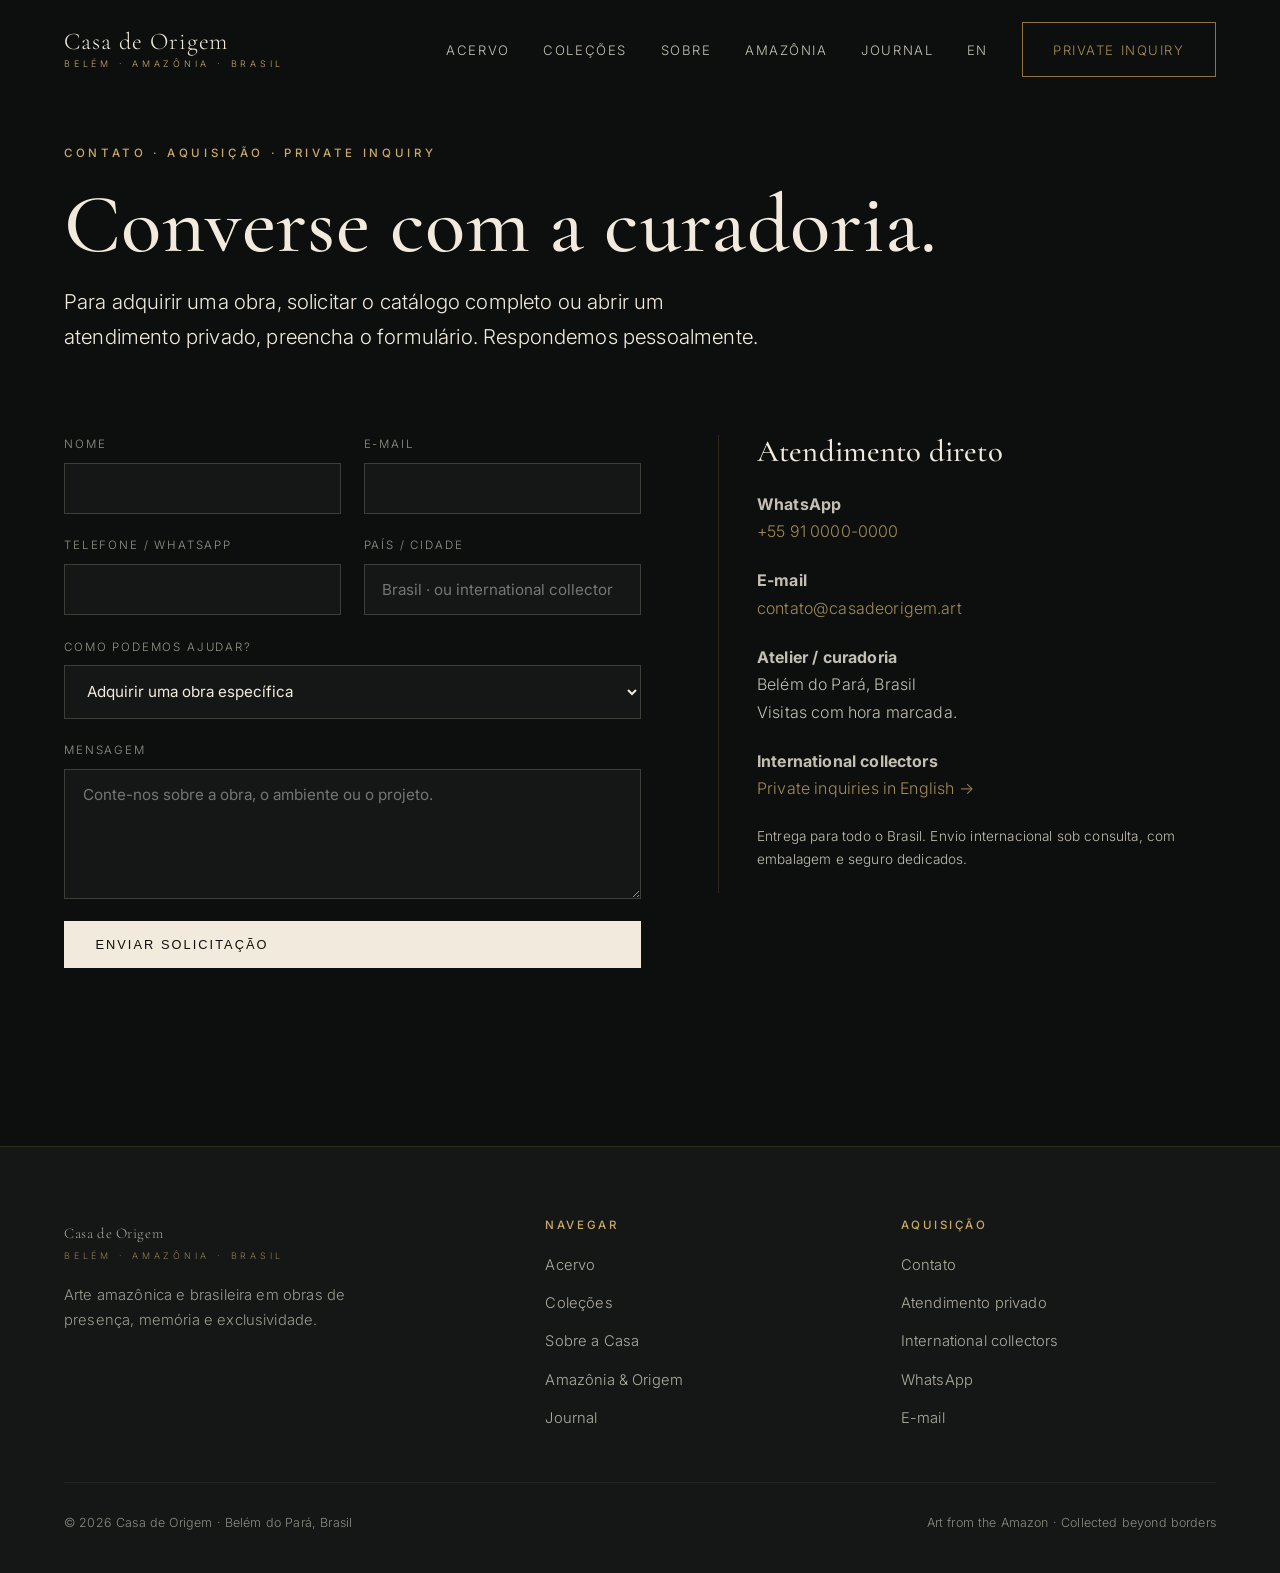
<file: casa-de-origem/contato.html>
<!DOCTYPE html>
<html lang="pt-BR">
<head>
<meta charset="UTF-8">
<meta name="viewport" content="width=device-width, initial-scale=1.0">
<title>Contato &amp; Aquisição — Casa de Origem</title>
<meta name="description" content="Solicite uma obra, peça o catálogo completo ou abra um atendimento privado com a curadoria da Casa de Origem.">
<link rel="icon" href="data:image/svg+xml,%3Csvg xmlns='http://www.w3.org/2000/svg' viewBox='0 0 32 32'%3E%3Crect width='32' height='32' fill='%230D0F0E'/%3E%3Ccircle cx='16' cy='16' r='9' fill='none' stroke='%23C9A968' stroke-width='1.6'/%3E%3C/svg%3E">
<link rel="preconnect" href="https://fonts.googleapis.com">
<link rel="preconnect" href="https://fonts.gstatic.com" crossorigin>
<link href="https://fonts.googleapis.com/css2?family=Cormorant+Garamond:ital,wght@0,400;0,500;0,600;1,400&family=Inter:wght@300;400;500&display=swap" rel="stylesheet">
<link rel="stylesheet" href="assets/css/style.css">
</head>
<body>

<nav class="nav scrolled">
  <a class="brand" href="index.html">Casa de Origem<small>Belém · Amazônia · Brasil</small></a>
  <button class="nav-burger" aria-label="Menu">☰</button>
  <ul class="nav-links">
    <li><a href="acervo.html">Acervo</a></li>
    <li><a href="acervo.html#colecoes">Coleções</a></li>
    <li><a href="sobre.html">Sobre</a></li>
    <li><a href="amazonia.html">Amazônia</a></li>
    <li><a href="journal.html">Journal</a></li>
    <li><a href="international.html">EN</a></li>
    <li><a class="btn btn--gold" href="contato.html">Private Inquiry</a></li>
  </ul>
</nav>

<header class="wrap" style="padding-top:9rem;padding-bottom:2rem" id="privado">
  <p class="eyebrow reveal">Contato · Aquisição · Private Inquiry</p>
  <h1 class="reveal d1" style="margin:1rem 0">Converse com a curadoria.</h1>
  <p class="lead measure reveal d2">Para adquirir uma obra, solicitar o catálogo completo ou abrir um atendimento privado, preencha o formulário. Respondemos pessoalmente.</p>
</header>

<section class="wrap section-pad" style="padding-top:3rem">
  <div class="split" style="align-items:flex-start">
    <form data-demo class="reveal">
      <div class="form-grid">
        <div class="field"><label for="nome">Nome</label><input id="nome" name="nome" required></div>
        <div class="field"><label for="email">E-mail</label><input id="email" name="email" type="email" required></div>
        <div class="field"><label for="tel">Telefone / WhatsApp</label><input id="tel" name="tel"></div>
        <div class="field"><label for="pais">País / Cidade</label><input id="pais" name="pais" placeholder="Brasil · ou international collector"></div>
        <div class="field full"><label for="assunto">Como podemos ajudar?</label>
          <select id="assunto" name="assunto">
            <option>Adquirir uma obra específica</option>
            <option>Solicitar o catálogo completo</option>
            <option>Atendimento privado / private inquiry</option>
            <option>Comprador internacional · shipping</option>
            <option>Projeto de interiores / hotelaria</option>
            <option>Imprensa / parceria</option>
          </select>
        </div>
        <div class="field full"><label for="msg">Mensagem</label><textarea id="msg" name="msg" placeholder="Conte-nos sobre a obra, o ambiente ou o projeto."></textarea></div>
        <div class="field full">
          <button class="btn btn--solid" type="submit">Enviar solicitação</button>
          <p class="form-note muted" style="margin-top:1rem;font-size:.85rem"></p>
        </div>
      </div>
    </form>

    <aside class="contact-aside reveal d1">
      <h3 style="margin-bottom:1.4rem">Atendimento direto</h3>
      <p><strong>WhatsApp</strong><br><a href="https://wa.me/5591000000000">+55 91 0000-0000</a></p>
      <p><strong>E-mail</strong><br><a href="mailto:contato@casadeorigem.art">contato@casadeorigem.art</a></p>
      <p><strong>Atelier / curadoria</strong><br>Belém do Pará, Brasil<br>Visitas com hora marcada.</p>
      <p><strong>International collectors</strong><br><a href="international.html">Private inquiries in English →</a></p>
      <p class="muted" style="font-size:.85rem">Entrega para todo o Brasil. Envio internacional sob consulta, com embalagem e seguro dedicados.</p>
    </aside>
  </div>
</section>

<footer class="footer">
  <div class="wrap">
    <div><a class="brand" href="index.html">Casa de Origem<small>Belém · Amazônia · Brasil</small></a><p class="muted" style="margin-top:1.4rem;max-width:34ch;font-size:.92rem">Arte amazônica e brasileira em obras de presença, memória e exclusividade.</p></div>
    <div><h4>Navegar</h4><ul><li><a href="acervo.html">Acervo</a></li><li><a href="acervo.html#colecoes">Coleções</a></li><li><a href="sobre.html">Sobre a Casa</a></li><li><a href="amazonia.html">Amazônia &amp; Origem</a></li><li><a href="journal.html">Journal</a></li></ul></div>
    <div><h4>Aquisição</h4><ul><li><a href="contato.html">Contato</a></li><li><a href="contato.html#privado">Atendimento privado</a></li><li><a href="international.html">International collectors</a></li><li><a href="https://wa.me/5591000000000">WhatsApp</a></li><li><a href="mailto:contato@casadeorigem.art">E-mail</a></li></ul></div>
    <div class="copy"><span>© 2026 Casa de Origem · Belém do Pará, Brasil</span><span>Art from the Amazon · Collected beyond borders</span></div>
  </div>
</footer>

<script src="assets/js/main.js"></script>
</body>
</html>
</file>
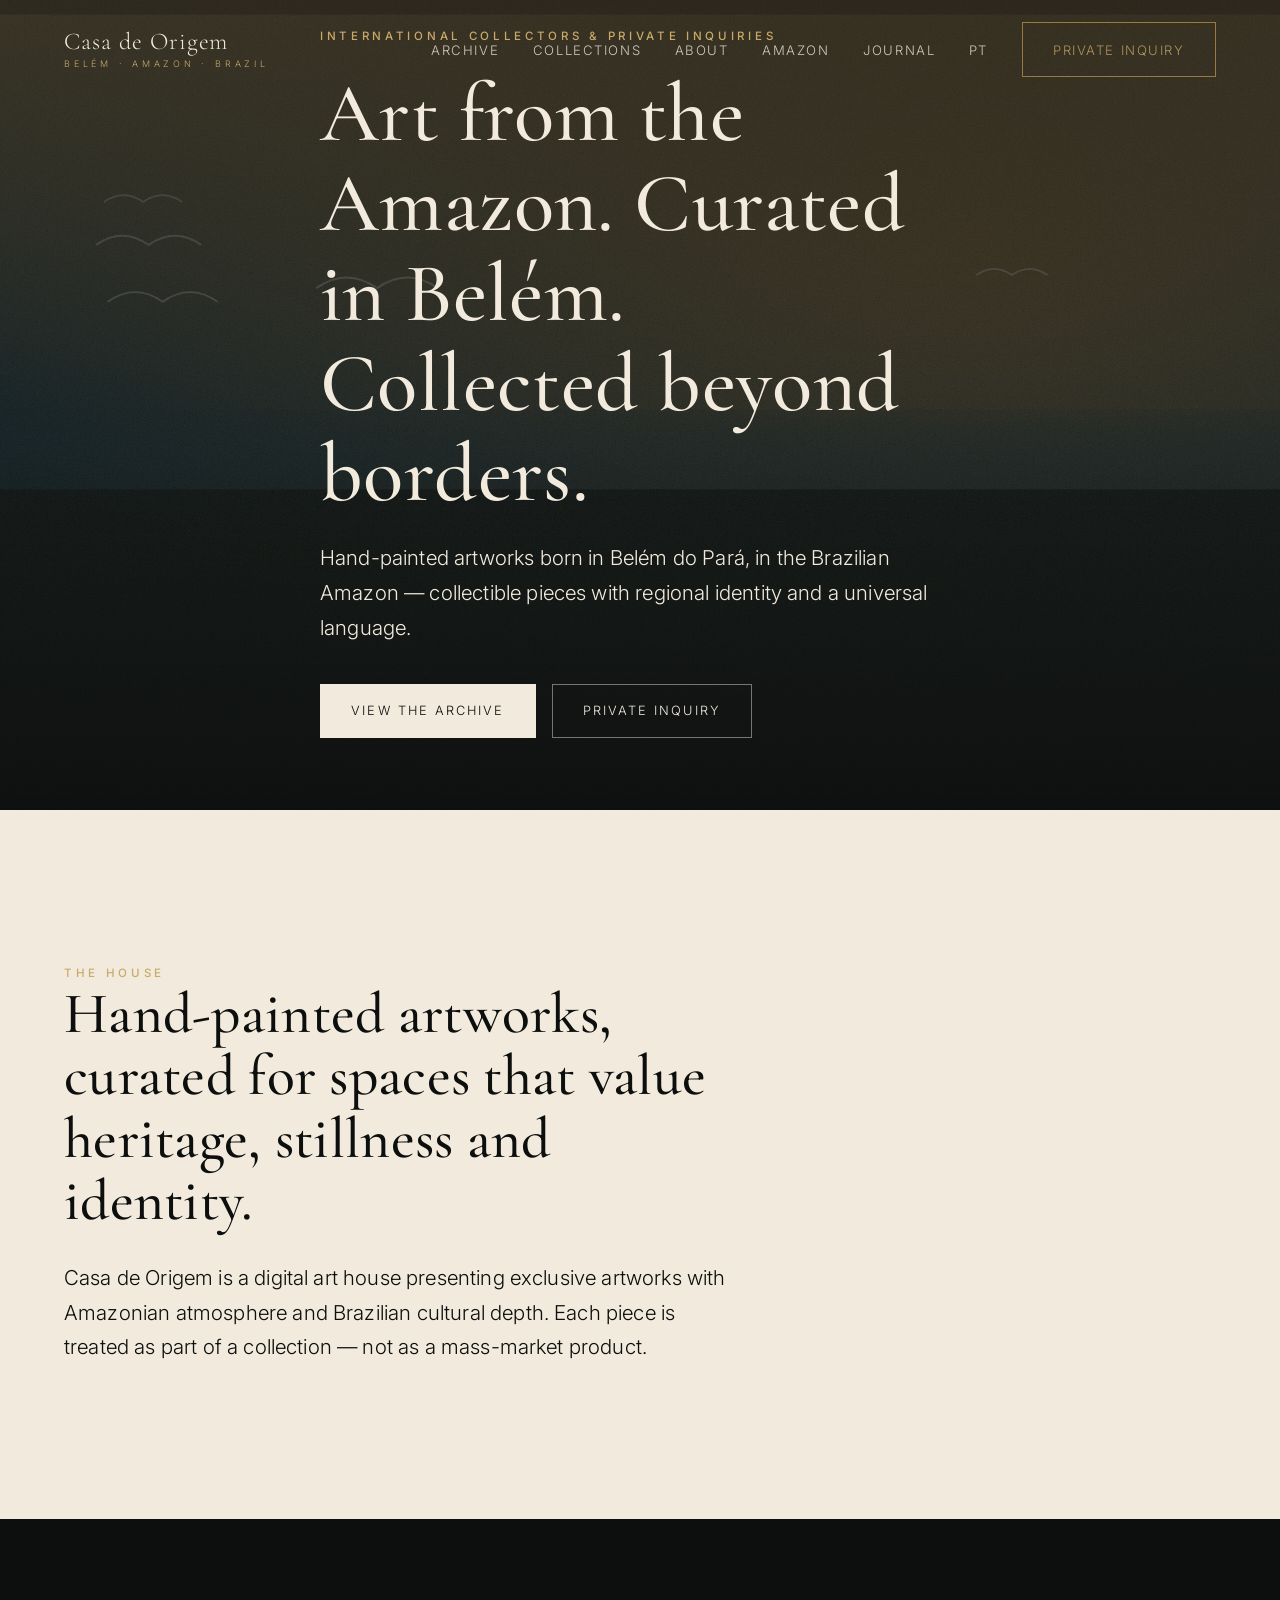
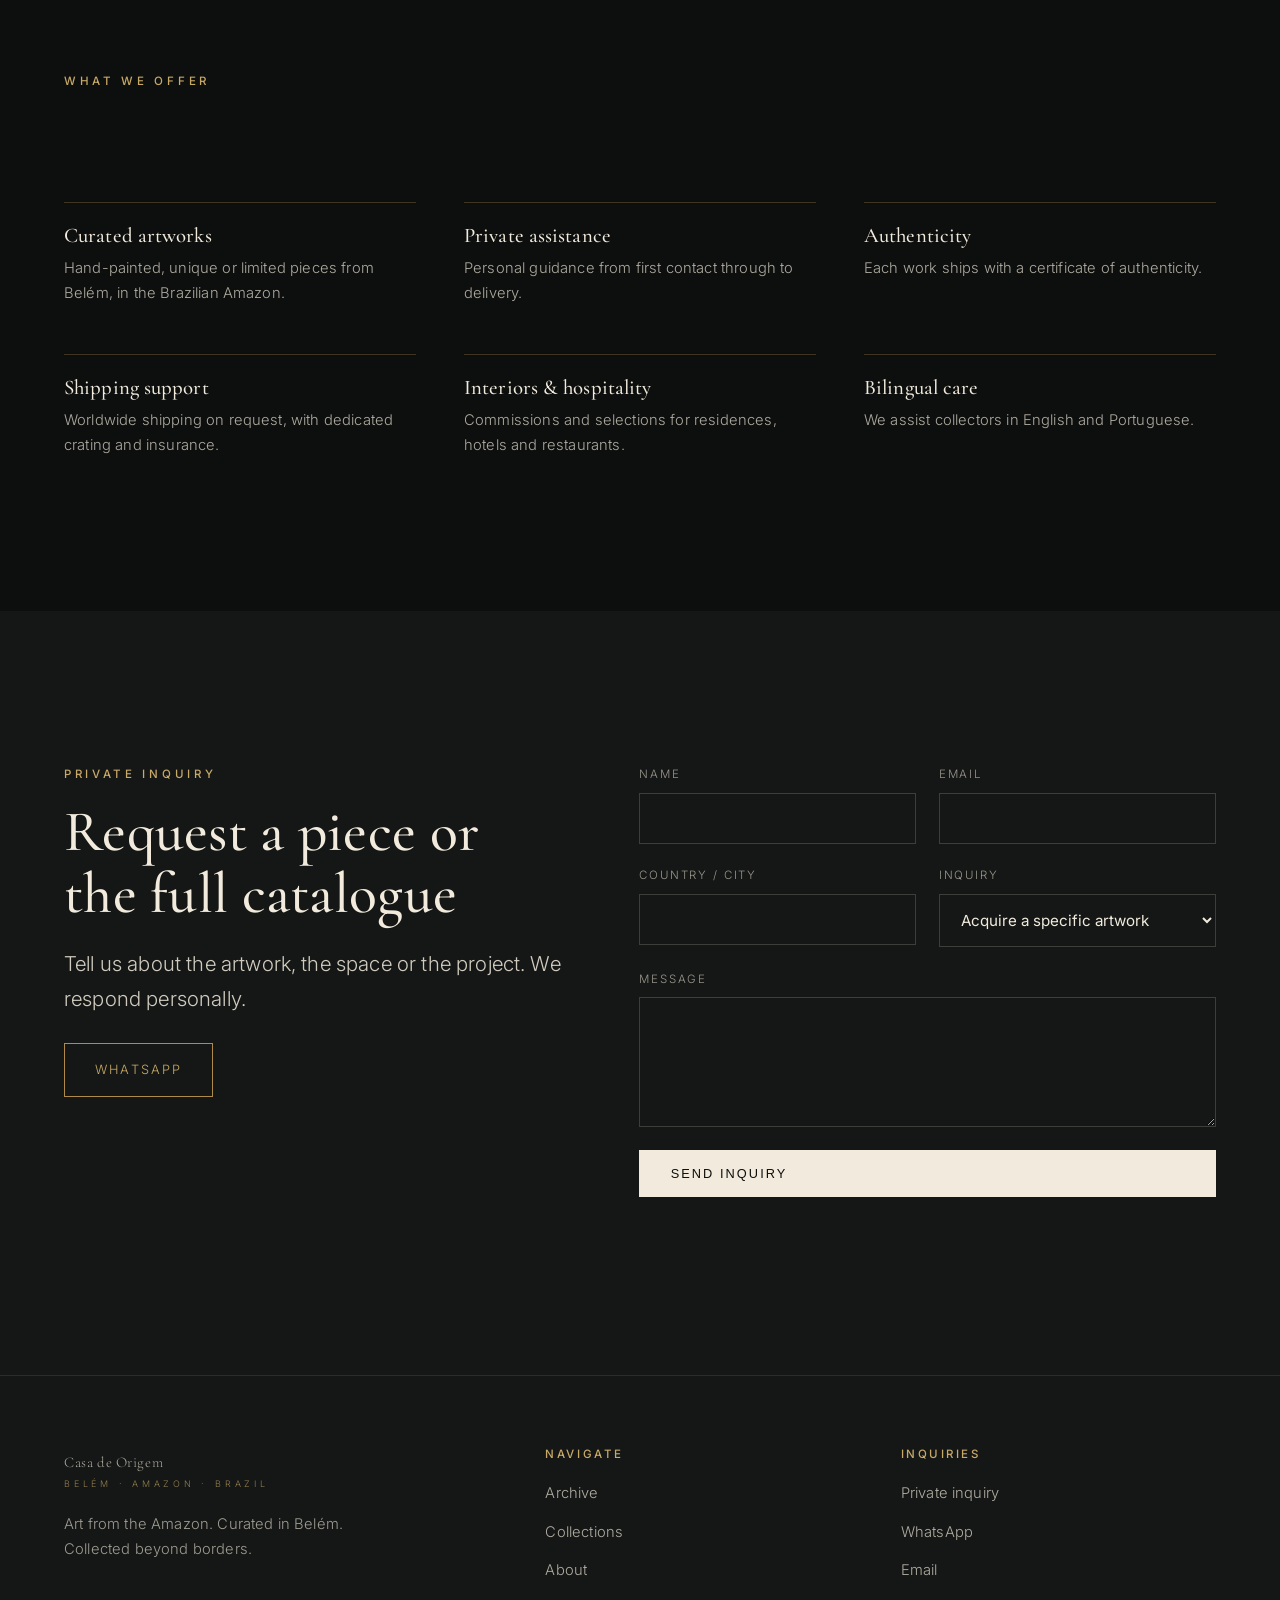
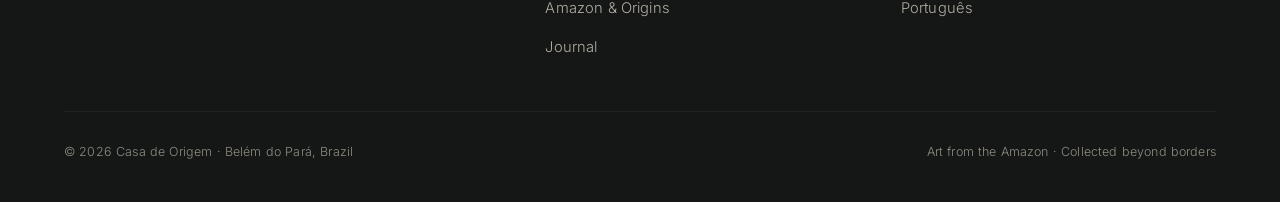
<file: casa-de-origem/international.html>
<!DOCTYPE html>
<html lang="en">
<head>
<meta charset="UTF-8">
<meta name="viewport" content="width=device-width, initial-scale=1.0">
<title>International Collectors — Casa de Origem</title>
<meta name="description" content="Hand-painted artworks curated in Belém, in the Brazilian Amazon. Private inquiries and international shipping support.">
<link rel="icon" href="data:image/svg+xml,%3Csvg xmlns='http://www.w3.org/2000/svg' viewBox='0 0 32 32'%3E%3Crect width='32' height='32' fill='%230D0F0E'/%3E%3Ccircle cx='16' cy='16' r='9' fill='none' stroke='%23C9A968' stroke-width='1.6'/%3E%3C/svg%3E">
<link rel="preconnect" href="https://fonts.googleapis.com">
<link rel="preconnect" href="https://fonts.gstatic.com" crossorigin>
<link href="https://fonts.googleapis.com/css2?family=Cormorant+Garamond:ital,wght@0,400;0,500;0,600;1,400&family=Inter:wght@300;400;500&display=swap" rel="stylesheet">
<link rel="stylesheet" href="assets/css/style.css">
</head>
<body>

<nav class="nav">
  <a class="brand" href="index.html">Casa de Origem<small>Belém · Amazon · Brazil</small></a>
  <button class="nav-burger" aria-label="Menu">☰</button>
  <ul class="nav-links">
    <li><a href="acervo.html">Archive</a></li>
    <li><a href="acervo.html#colecoes">Collections</a></li>
    <li><a href="sobre.html">About</a></li>
    <li><a href="amazonia.html">Amazon</a></li>
    <li><a href="journal.html">Journal</a></li>
    <li><a href="index.html">PT</a></li>
    <li><a class="btn btn--gold" href="#inquiry">Private Inquiry</a></li>
  </ul>
</nav>

<header class="hero" style="min-height:90svh">
  <div class="hero__media"><img class="scene" src="assets/img/hero.svg" alt="Amazon waters in golden light"></div>
  <div class="wrap hero__inner">
    <p class="eyebrow reveal">International Collectors &amp; Private Inquiries</p>
    <h1 class="reveal d1" style="max-width:16ch">Art from the Amazon. Curated in Belém. Collected beyond borders.</h1>
    <p class="lead reveal d2" style="max-width:40rem">Hand-painted artworks born in Belém do Pará, in the Brazilian Amazon — collectible pieces with regional identity and a universal language.</p>
    <div class="btn-row reveal d3"><a class="btn btn--solid" href="acervo.html">View the archive</a><a class="btn" href="#inquiry">Private inquiry</a></div>
  </div>
</header>

<section class="manifesto section-pad">
  <div class="wrap">
    <p class="eyebrow reveal">The House</p>
    <h2 class="reveal d1">Hand-painted artworks, curated for spaces that value heritage, stillness and identity.</h2>
    <p class="lead reveal d2">Casa de Origem is a digital art house presenting exclusive artworks with Amazonian atmosphere and Brazilian cultural depth. Each piece is treated as part of a collection — not as a mass-market product.</p>
  </div>
</section>

<section class="section-pad">
  <div class="wrap">
    <p class="eyebrow reveal">What we offer</p>
    <h2 class="reveal d1" style="margin-bottom:3rem">A considered, private experience</h2>
    <div class="values">
      <div class="value reveal"><h3>Curated artworks</h3><p>Hand-painted, unique or limited pieces from Belém, in the Brazilian Amazon.</p></div>
      <div class="value reveal d1"><h3>Private assistance</h3><p>Personal guidance from first contact through to delivery.</p></div>
      <div class="value reveal d2"><h3>Authenticity</h3><p>Each work ships with a certificate of authenticity.</p></div>
      <div class="value reveal"><h3>Shipping support</h3><p>Worldwide shipping on request, with dedicated crating and insurance.</p></div>
      <div class="value reveal d1"><h3>Interiors &amp; hospitality</h3><p>Commissions and selections for residences, hotels and restaurants.</p></div>
      <div class="value reveal d2"><h3>Bilingual care</h3><p>We assist collectors in English and Portuguese.</p></div>
    </div>
  </div>
</section>

<section class="section-pad" style="background:var(--carvao-2)" id="inquiry">
  <div class="wrap">
    <div class="split" style="align-items:flex-start">
      <div class="reveal">
        <p class="eyebrow">Private inquiry</p>
        <h2 style="margin:1rem 0 1.4rem">Request a piece or the full catalogue</h2>
        <p class="lead">Tell us about the artwork, the space or the project. We respond personally.</p>
        <p style="margin-top:1.6rem"><a class="btn btn--gold" href="https://wa.me/5591000000000">WhatsApp</a></p>
      </div>
      <form data-demo class="reveal d1">
        <div class="form-grid">
          <div class="field"><label for="name">Name</label><input id="name" required></div>
          <div class="field"><label for="mail">Email</label><input id="mail" type="email" required></div>
          <div class="field"><label for="country">Country / City</label><input id="country"></div>
          <div class="field"><label for="topic">Inquiry</label><select id="topic"><option>Acquire a specific artwork</option><option>Request the full catalogue</option><option>Private inquiry</option><option>International shipping</option><option>Interiors / hospitality project</option></select></div>
          <div class="field full"><label for="message">Message</label><textarea id="message"></textarea></div>
          <div class="field full"><button class="btn btn--solid" type="submit">Send inquiry</button><p class="form-note muted" style="margin-top:1rem;font-size:.85rem"></p></div>
        </div>
      </form>
    </div>
  </div>
</section>

<footer class="footer">
  <div class="wrap">
    <div><a class="brand" href="index.html">Casa de Origem<small>Belém · Amazon · Brazil</small></a><p class="muted" style="margin-top:1.4rem;max-width:34ch;font-size:.92rem">Art from the Amazon. Curated in Belém. Collected beyond borders.</p></div>
    <div><h4>Navigate</h4><ul><li><a href="acervo.html">Archive</a></li><li><a href="acervo.html#colecoes">Collections</a></li><li><a href="sobre.html">About</a></li><li><a href="amazonia.html">Amazon &amp; Origins</a></li><li><a href="journal.html">Journal</a></li></ul></div>
    <div><h4>Inquiries</h4><ul><li><a href="#inquiry">Private inquiry</a></li><li><a href="https://wa.me/5591000000000">WhatsApp</a></li><li><a href="mailto:contato@casadeorigem.art">Email</a></li><li><a href="index.html">Português</a></li></ul></div>
    <div class="copy"><span>© 2026 Casa de Origem · Belém do Pará, Brazil</span><span>Art from the Amazon · Collected beyond borders</span></div>
  </div>
</footer>

<script src="assets/js/main.js"></script>
</body>
</html>
</file>
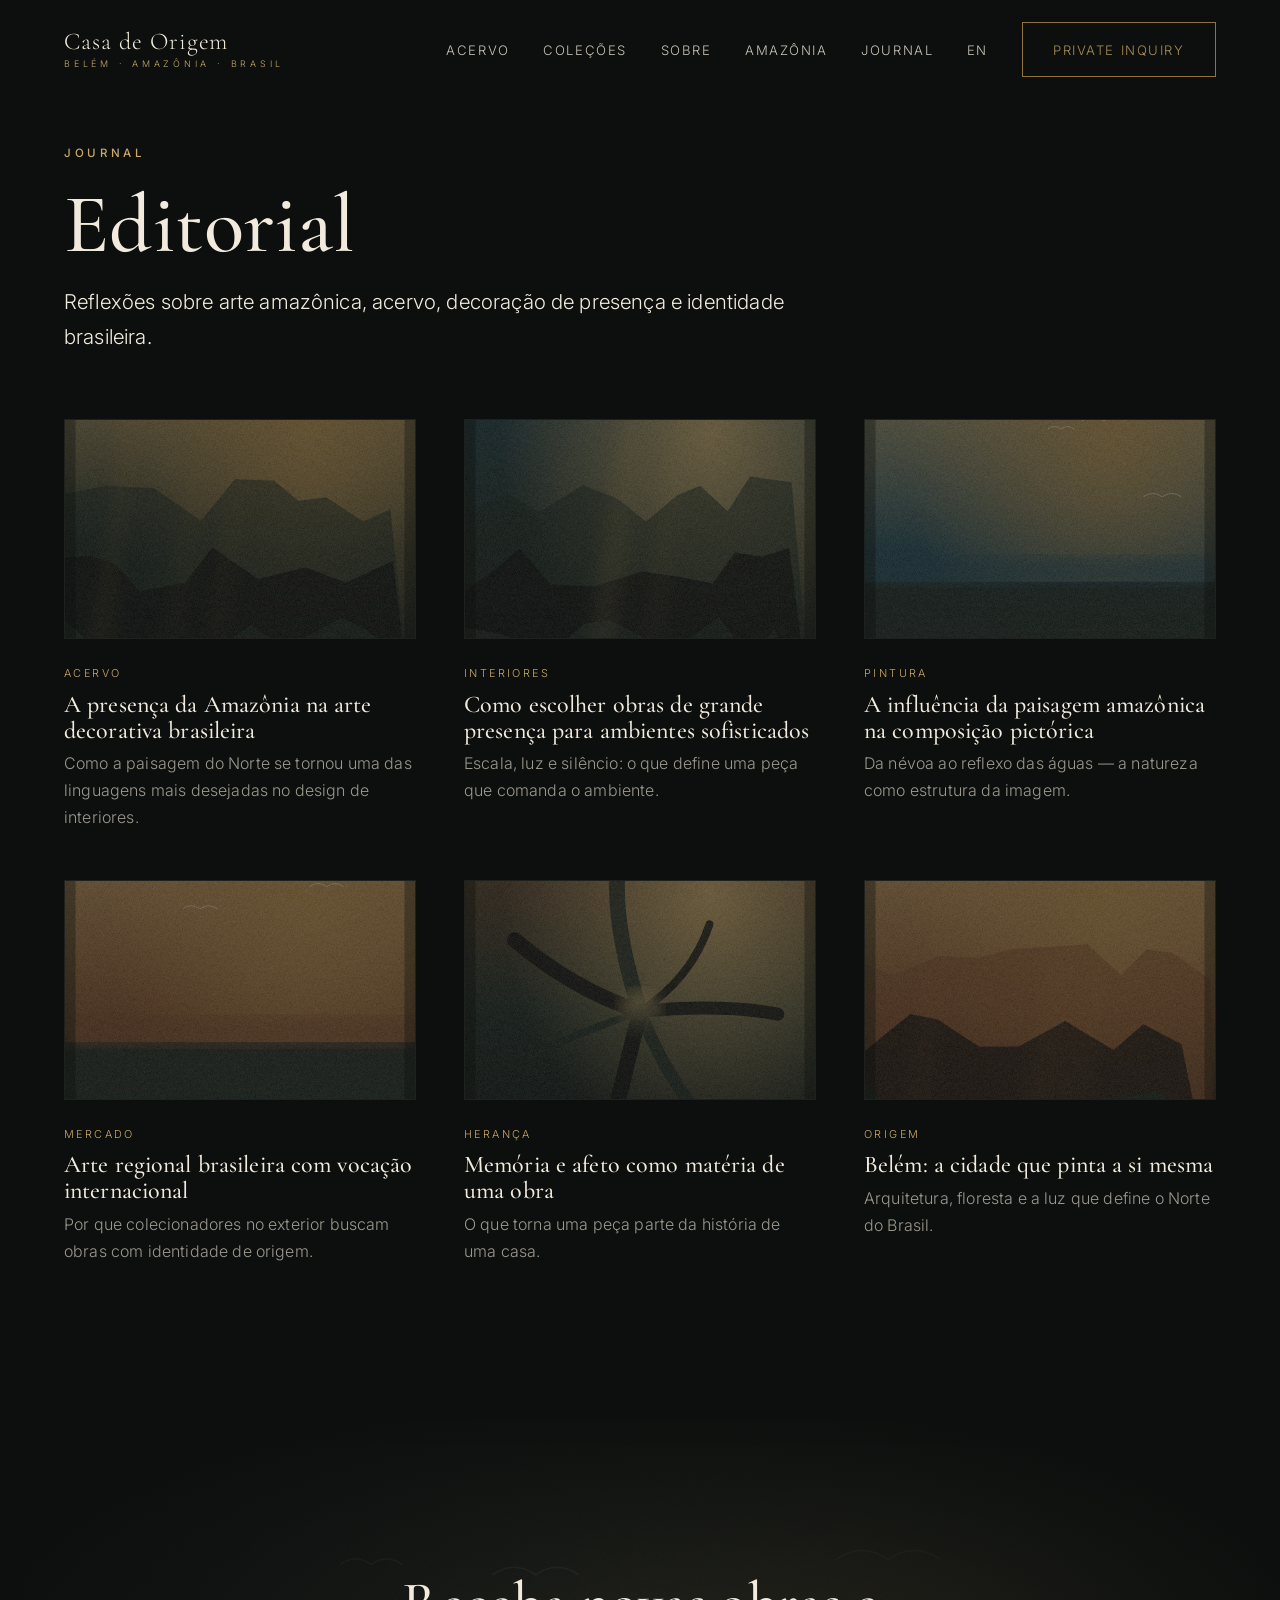
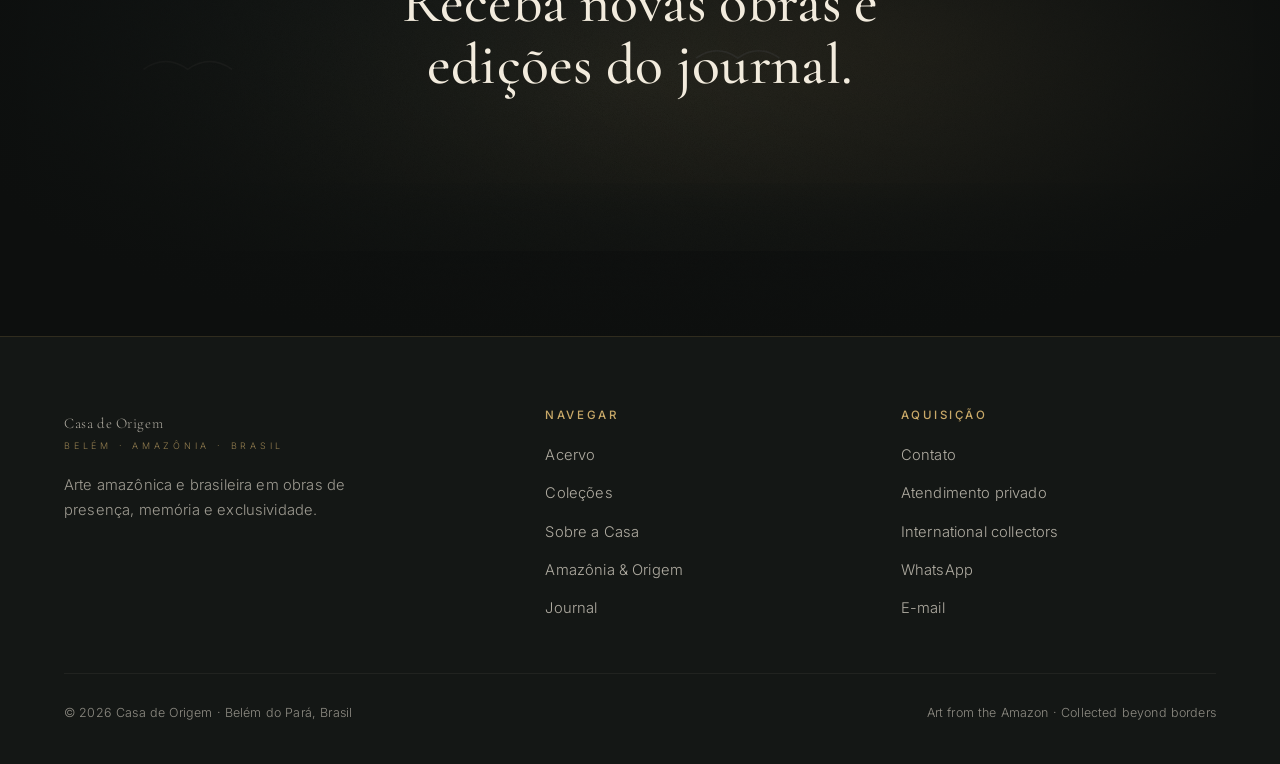
<file: casa-de-origem/journal.html>
<!DOCTYPE html>
<html lang="pt-BR">
<head>
<meta charset="UTF-8">
<meta name="viewport" content="width=device-width, initial-scale=1.0">
<title>Journal — Casa de Origem</title>
<meta name="description" content="Editorial sobre arte amazônica, decoração sofisticada, acervo, pintura e identidade brasileira.">
<link rel="icon" href="data:image/svg+xml,%3Csvg xmlns='http://www.w3.org/2000/svg' viewBox='0 0 32 32'%3E%3Crect width='32' height='32' fill='%230D0F0E'/%3E%3Ccircle cx='16' cy='16' r='9' fill='none' stroke='%23C9A968' stroke-width='1.6'/%3E%3C/svg%3E">
<link rel="preconnect" href="https://fonts.googleapis.com">
<link rel="preconnect" href="https://fonts.gstatic.com" crossorigin>
<link href="https://fonts.googleapis.com/css2?family=Cormorant+Garamond:ital,wght@0,400;0,500;0,600;1,400&family=Inter:wght@300;400;500&display=swap" rel="stylesheet">
<link rel="stylesheet" href="assets/css/style.css">
</head>
<body>

<nav class="nav scrolled">
  <a class="brand" href="index.html">Casa de Origem<small>Belém · Amazônia · Brasil</small></a>
  <button class="nav-burger" aria-label="Menu">☰</button>
  <ul class="nav-links">
    <li><a href="acervo.html">Acervo</a></li>
    <li><a href="acervo.html#colecoes">Coleções</a></li>
    <li><a href="sobre.html">Sobre</a></li>
    <li><a href="amazonia.html">Amazônia</a></li>
    <li><a href="journal.html">Journal</a></li>
    <li><a href="international.html">EN</a></li>
    <li><a class="btn btn--gold" href="contato.html">Private Inquiry</a></li>
  </ul>
</nav>

<header class="wrap" style="padding-top:9rem;padding-bottom:3rem">
  <p class="eyebrow reveal">Journal</p>
  <h1 class="reveal d1" style="margin:1rem 0">Editorial</h1>
  <p class="lead measure reveal d2">Reflexões sobre arte amazônica, acervo, decoração de presença e identidade brasileira.</p>
</header>

<section class="wrap section-pad" style="padding-top:1rem">
  <div class="journal-grid">
    <a class="post reveal" href="#"><div class="post__img"><img class="scene" src="assets/img/obra-jardins-belem.svg" alt=""></div><span class="work__col">Acervo</span><h3>A presença da Amazônia na arte decorativa brasileira</h3><p class="muted">Como a paisagem do Norte se tornou uma das linguagens mais desejadas no design de interiores.</p></a>
    <a class="post reveal d1" href="#"><div class="post__img"><img class="scene" src="assets/img/obra-silencio-tropical.svg" alt=""></div><span class="work__col">Interiores</span><h3>Como escolher obras de grande presença para ambientes sofisticados</h3><p class="muted">Escala, luz e silêncio: o que define uma peça que comanda o ambiente.</p></a>
    <a class="post reveal d2" href="#"><div class="post__img"><img class="scene" src="assets/img/obra-lago-garcas.svg" alt=""></div><span class="work__col">Pintura</span><h3>A influência da paisagem amazônica na composição pictórica</h3><p class="muted">Da névoa ao reflexo das águas — a natureza como estrutura da imagem.</p></a>
    <a class="post reveal" href="#"><div class="post__img"><img class="scene" src="assets/img/obra-ver-o-peso.svg" alt=""></div><span class="work__col">Mercado</span><h3>Arte regional brasileira com vocação internacional</h3><p class="muted">Por que colecionadores no exterior buscam obras com identidade de origem.</p></a>
    <a class="post reveal d1" href="#"><div class="post__img"><img class="scene" src="assets/img/obra-heranca.svg" alt=""></div><span class="work__col">Herança</span><h3>Memória e afeto como matéria de uma obra</h3><p class="muted">O que torna uma peça parte da história de uma casa.</p></a>
    <a class="post reveal d2" href="#"><div class="post__img"><img class="scene" src="assets/img/obra-cacau.svg" alt=""></div><span class="work__col">Origem</span><h3>Belém: a cidade que pinta a si mesma</h3><p class="muted">Arquitetura, floresta e a luz que define o Norte do Brasil.</p></a>
  </div>
</section>

<section class="cta-final section-pad">
  <img class="scene" src="assets/img/scene-cta.svg" alt="">
  <div class="wrap"><h2 class="reveal">Receba novas obras e edições do journal.</h2><div class="btn-row reveal d1" style="justify-content:center"><a class="btn btn--solid" href="contato.html">Entrar para a lista</a></div></div>
</section>

<footer class="footer">
  <div class="wrap">
    <div><a class="brand" href="index.html">Casa de Origem<small>Belém · Amazônia · Brasil</small></a><p class="muted" style="margin-top:1.4rem;max-width:34ch;font-size:.92rem">Arte amazônica e brasileira em obras de presença, memória e exclusividade.</p></div>
    <div><h4>Navegar</h4><ul><li><a href="acervo.html">Acervo</a></li><li><a href="acervo.html#colecoes">Coleções</a></li><li><a href="sobre.html">Sobre a Casa</a></li><li><a href="amazonia.html">Amazônia &amp; Origem</a></li><li><a href="journal.html">Journal</a></li></ul></div>
    <div><h4>Aquisição</h4><ul><li><a href="contato.html">Contato</a></li><li><a href="contato.html#privado">Atendimento privado</a></li><li><a href="international.html">International collectors</a></li><li><a href="https://wa.me/5591000000000">WhatsApp</a></li><li><a href="mailto:contato@casadeorigem.art">E-mail</a></li></ul></div>
    <div class="copy"><span>© 2026 Casa de Origem · Belém do Pará, Brasil</span><span>Art from the Amazon · Collected beyond borders</span></div>
  </div>
</footer>

<script src="assets/js/main.js"></script>
</body>
</html>
</file>
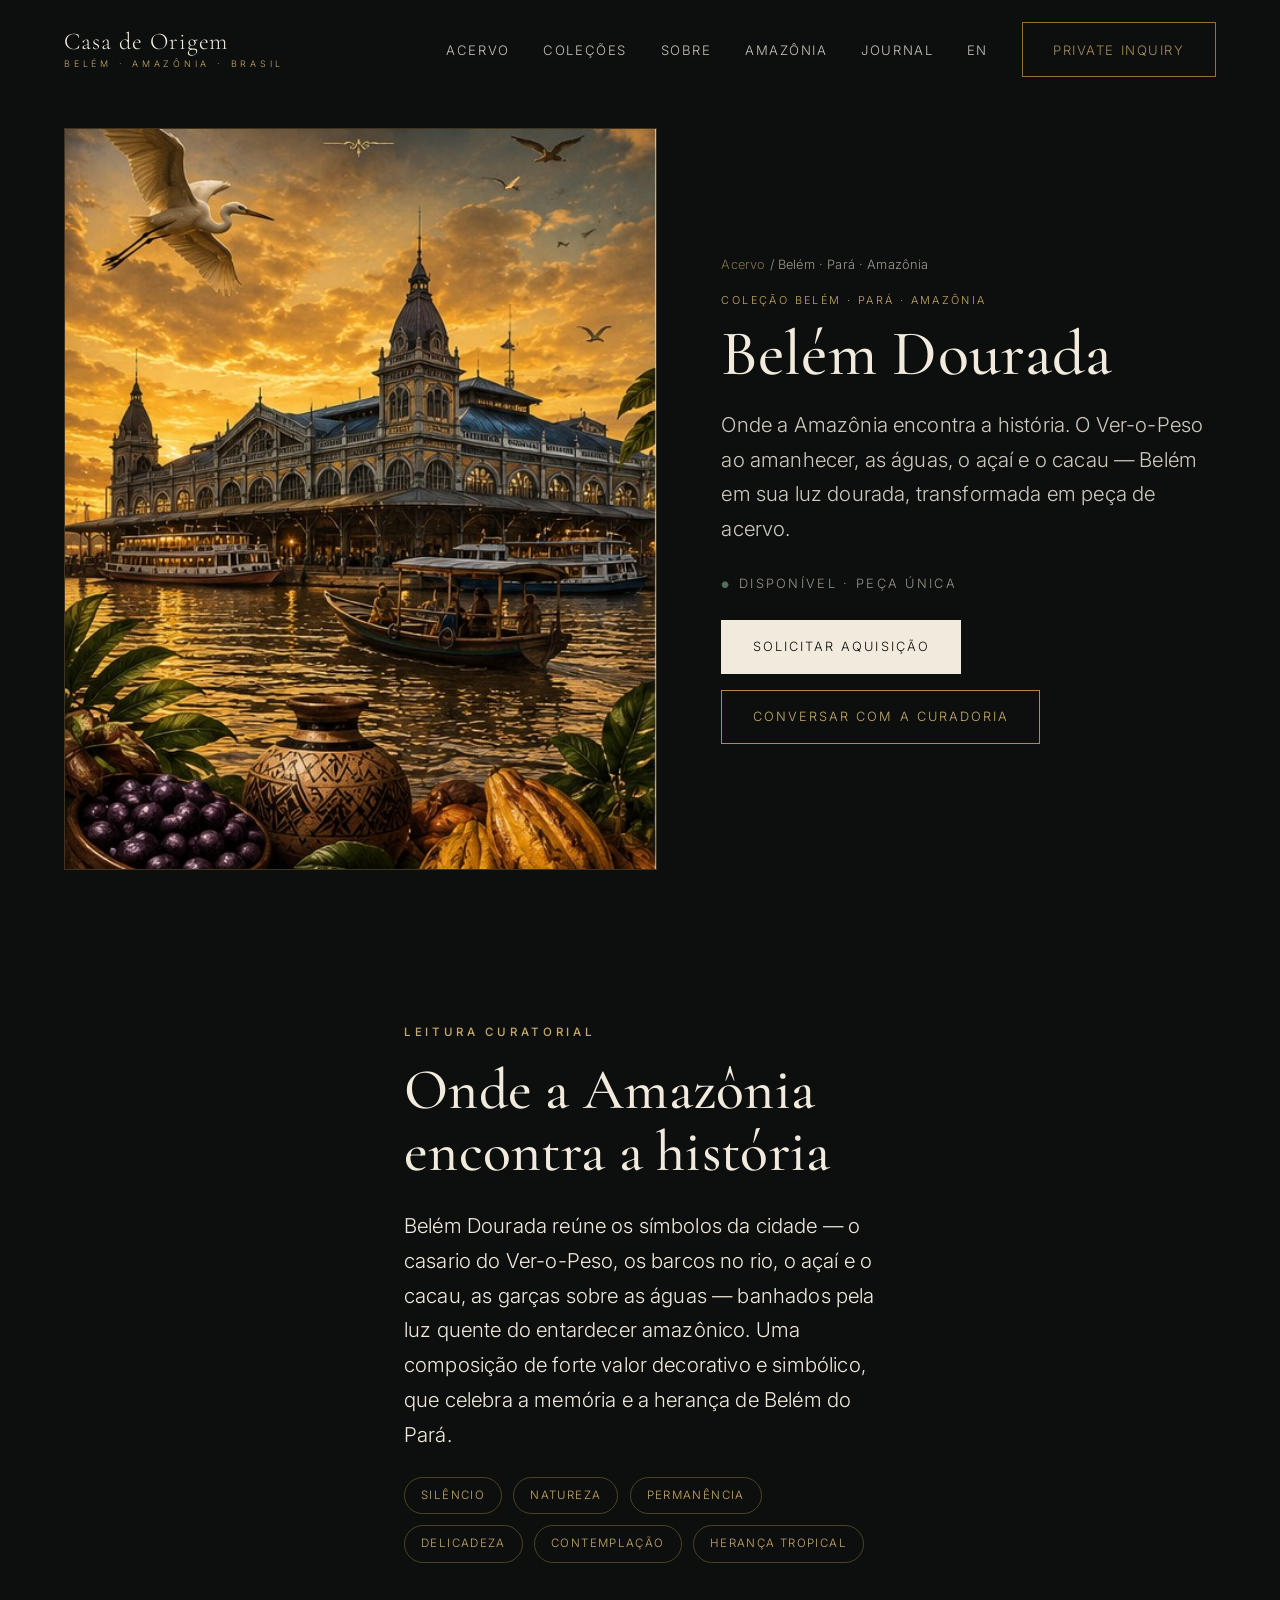
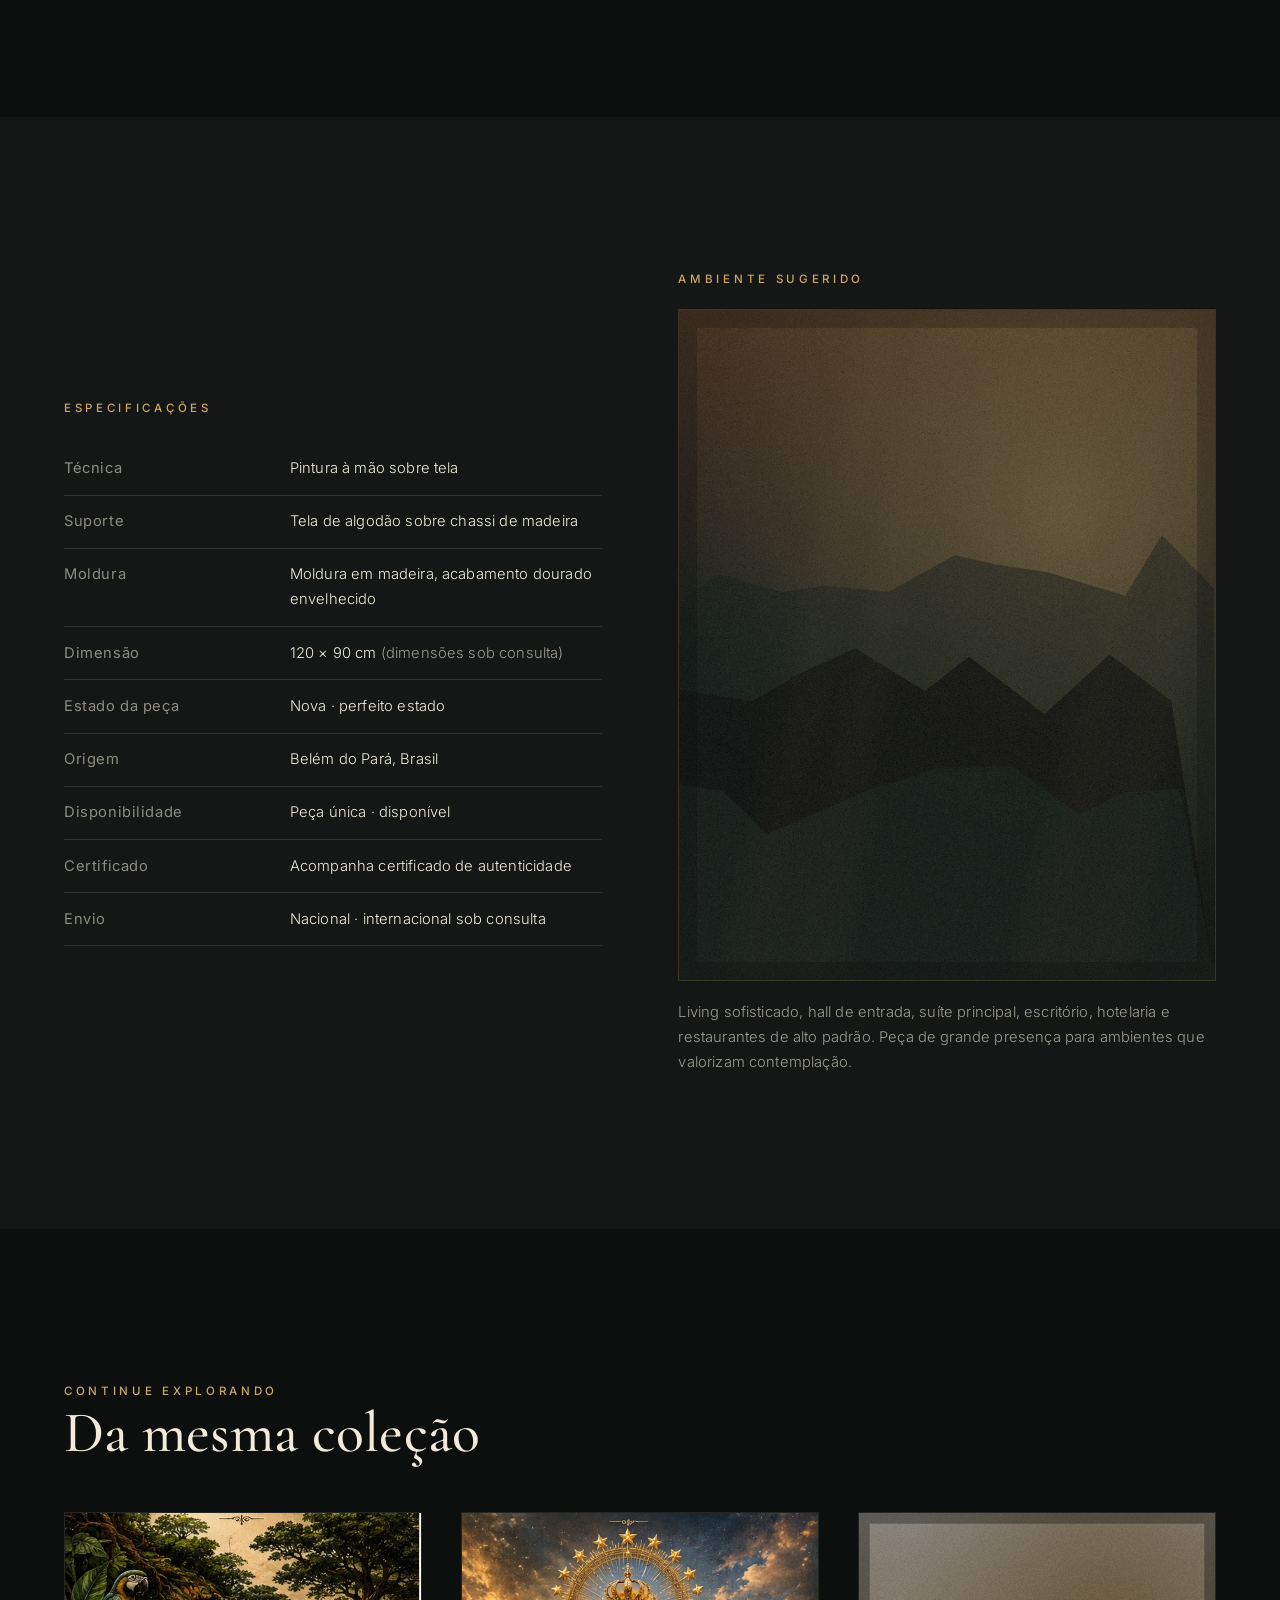
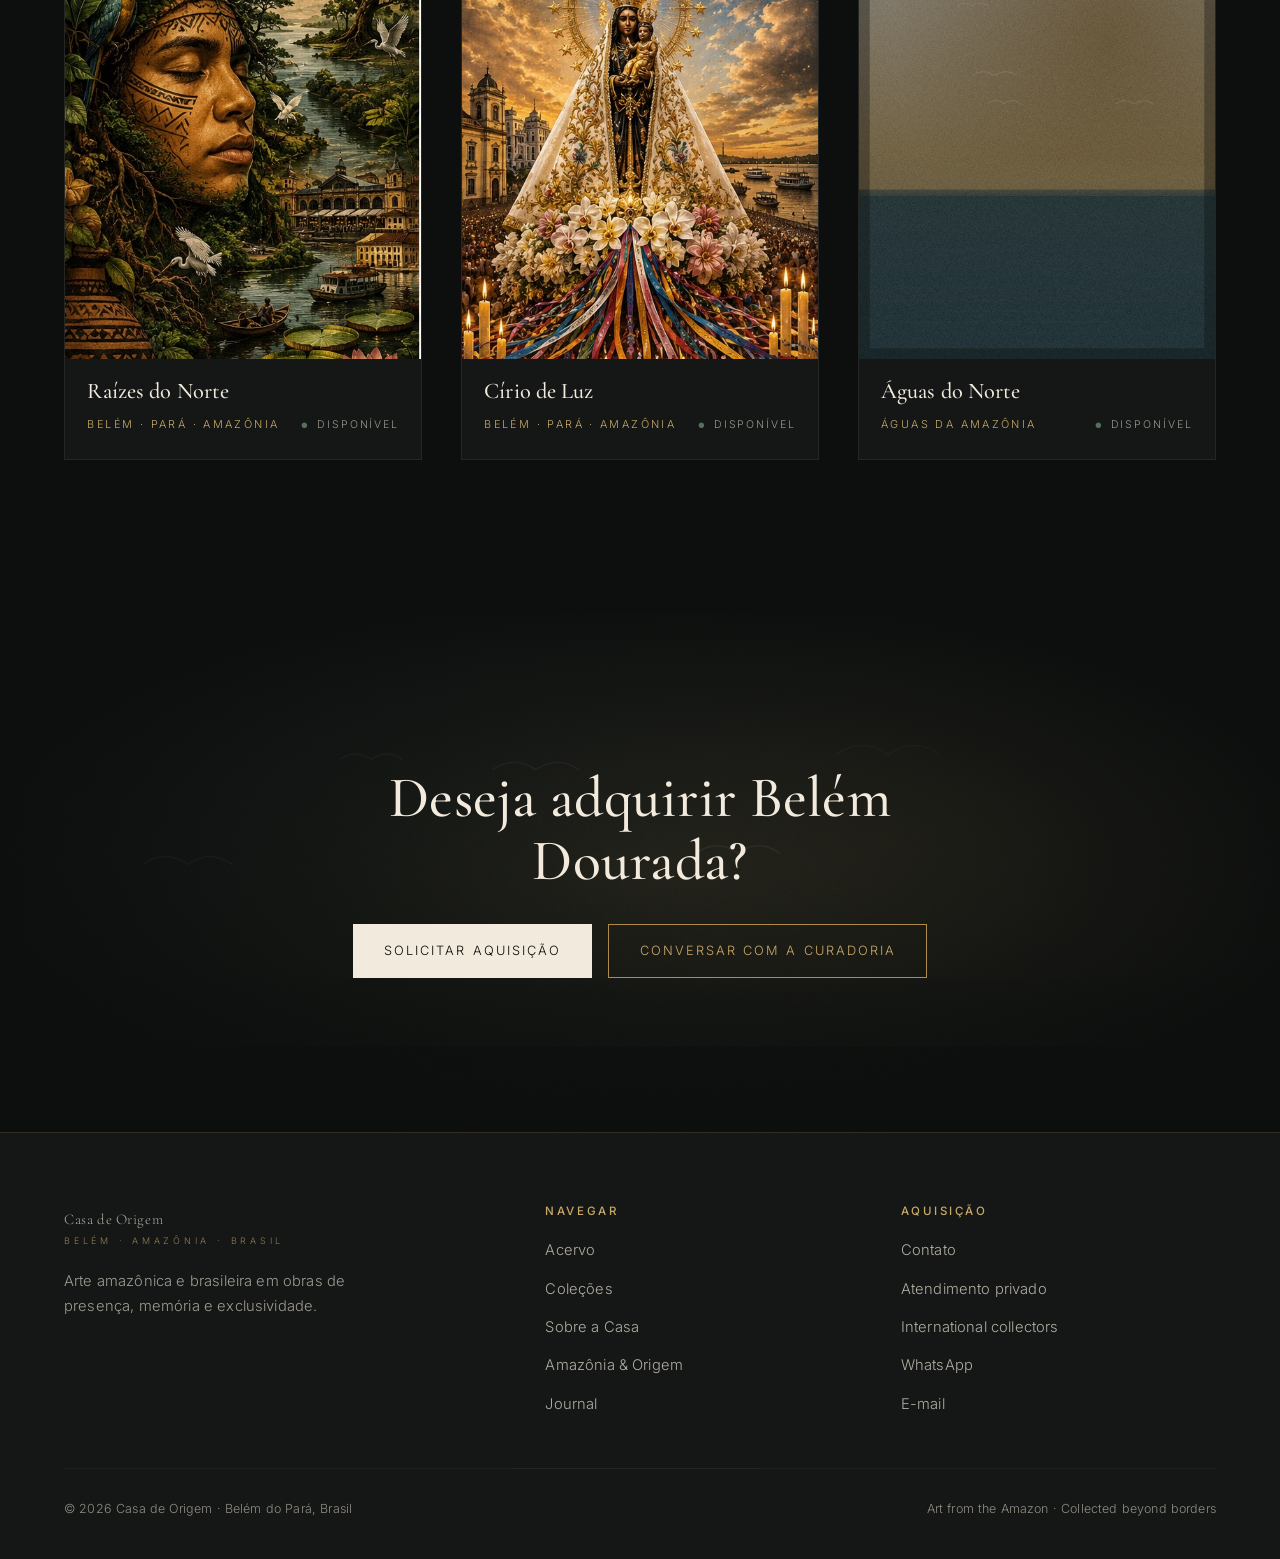
<file: casa-de-origem/obra.html>
<!DOCTYPE html>
<html lang="pt-BR">
<head>
<meta charset="UTF-8">
<meta name="viewport" content="width=device-width, initial-scale=1.0">
<title>Belém Dourada — Casa de Origem</title>
<meta name="description" content="Belém Dourada · Coleção Belém · Pará · Amazônia. Obra pintada à mão, peça de acervo com forte presença decorativa e simbólica.">
<link rel="icon" href="data:image/svg+xml,%3Csvg xmlns='http://www.w3.org/2000/svg' viewBox='0 0 32 32'%3E%3Crect width='32' height='32' fill='%230D0F0E'/%3E%3Ccircle cx='16' cy='16' r='9' fill='none' stroke='%23C9A968' stroke-width='1.6'/%3E%3C/svg%3E">
<link rel="preconnect" href="https://fonts.googleapis.com">
<link rel="preconnect" href="https://fonts.gstatic.com" crossorigin>
<link href="https://fonts.googleapis.com/css2?family=Cormorant+Garamond:ital,wght@0,400;0,500;0,600;1,400&family=Inter:wght@300;400;500&display=swap" rel="stylesheet">
<link rel="stylesheet" href="assets/css/style.css">
</head>
<body>

<nav class="nav scrolled">
  <a class="brand" href="index.html">Casa de Origem<small>Belém · Amazônia · Brasil</small></a>
  <button class="nav-burger" aria-label="Menu">☰</button>
  <ul class="nav-links">
    <li><a href="acervo.html">Acervo</a></li>
    <li><a href="acervo.html#colecoes">Coleções</a></li>
    <li><a href="sobre.html">Sobre</a></li>
    <li><a href="amazonia.html">Amazônia</a></li>
    <li><a href="journal.html">Journal</a></li>
    <li><a href="international.html">EN</a></li>
    <li><a class="btn btn--gold" href="contato.html">Private Inquiry</a></li>
  </ul>
</nav>

<!-- HERO DA OBRA -->
<section class="wrap obra-hero">
  <div class="obra-hero__img reveal"><img class="scene" src="assets/img/belem-dourada.jpg" alt="Belém Dourada"></div>
  <div class="reveal d1">
    <p class="muted" style="font-size:.8rem;margin-bottom:1rem"><a href="acervo.html" style="color:var(--ouro-cl)">Acervo</a> / Belém · Pará · Amazônia</p>
    <p class="work__col">Coleção Belém · Pará · Amazônia</p>
    <h1 style="font-size:clamp(2.4rem,5vw,4rem);margin:.6rem 0 1.2rem">Belém Dourada</h1>
    <p class="lead">Onde a Amazônia encontra a história. O Ver-o-Peso ao amanhecer, as águas, o açaí e o cacau — Belém em sua luz dourada, transformada em peça de acervo.</p>
    <p class="status status--ok" style="margin:1.6rem 0;font-size:.8rem">Disponível · peça única</p>
    <div class="btn-row">
      <a class="btn btn--solid" href="contato.html#privado">Solicitar aquisição</a>
      <a class="btn btn--gold" href="contato.html">Conversar com a curadoria</a>
    </div>
  </div>
</section>

<!-- DESCRIÇÃO CURATORIAL -->
<section class="section-pad">
  <div class="wrap measure">
    <p class="eyebrow reveal">Leitura curatorial</p>
    <h2 class="reveal d1" style="margin:1rem 0 1.6rem">Onde a Amazônia encontra a história</h2>
    <p class="lead reveal d2">Belém Dourada reúne os símbolos da cidade — o casario do Ver-o-Peso, os barcos no rio, o açaí e o cacau, as garças sobre as águas — banhados pela luz quente do entardecer amazônico. Uma composição de forte valor decorativo e simbólico, que celebra a memória e a herança de Belém do Pará.</p>
    <div class="reading reveal d3">
      <span class="tag">Silêncio</span><span class="tag">Natureza</span><span class="tag">Permanência</span>
      <span class="tag">Delicadeza</span><span class="tag">Contemplação</span><span class="tag">Herança tropical</span>
    </div>
  </div>
</section>

<!-- ESPECIFICAÇÕES + AMBIENTE -->
<section class="section-pad" style="background:var(--carvao-2)">
  <div class="wrap split">
    <div class="reveal">
      <p class="eyebrow">Especificações</p>
      <table class="spec-table">
        <tr><th>Técnica</th><td>Pintura à mão sobre tela</td></tr>
        <tr><th>Suporte</th><td>Tela de algodão sobre chassi de madeira</td></tr>
        <tr><th>Moldura</th><td>Moldura em madeira, acabamento dourado envelhecido</td></tr>
        <tr><th>Dimensão</th><td>120 × 90 cm <span class="muted">(dimensões sob consulta)</span></td></tr>
        <tr><th>Estado da peça</th><td>Nova · perfeito estado</td></tr>
        <tr><th>Origem</th><td>Belém do Pará, Brasil</td></tr>
        <tr><th>Disponibilidade</th><td>Peça única · disponível</td></tr>
        <tr><th>Certificado</th><td>Acompanha certificado de autenticidade</td></tr>
        <tr><th>Envio</th><td>Nacional · internacional sob consulta</td></tr>
      </table>
    </div>
    <div class="reveal d1">
      <p class="eyebrow">Ambiente sugerido</p>
      <div class="split__visual" style="aspect-ratio:4/5;margin-top:1.2rem"><img class="scene" src="assets/img/scene-sobre.svg" alt="A obra em ambiente sofisticado"></div>
      <p class="muted" style="margin-top:1.2rem;font-size:.92rem">Living sofisticado, hall de entrada, suíte principal, escritório, hotelaria e restaurantes de alto padrão. Peça de grande presença para ambientes que valorizam contemplação.</p>
    </div>
  </div>
</section>

<!-- OUTRAS OBRAS -->
<section class="section-pad">
  <div class="wrap">
    <p class="eyebrow reveal">Continue explorando</p>
    <h2 class="reveal d1" style="margin-bottom:3rem">Da mesma coleção</h2>
    <div class="works-grid">
      <a class="work reveal" href="obra.html"><div class="work__img"><img class="scene" src="assets/img/raizes-do-norte.jpg" alt="Raízes do Norte"></div><div class="work__body"><h3>Raízes do Norte</h3><div class="work__meta"><span class="work__col">Belém · Pará · Amazônia</span><span class="status status--ok">Disponível</span></div></div></a>
      <a class="work reveal d1" href="obra.html"><div class="work__img"><img class="scene" src="assets/img/cirio-de-luz.jpg" alt="Círio de Luz"></div><div class="work__body"><h3>Círio de Luz</h3><div class="work__meta"><span class="work__col">Belém · Pará · Amazônia</span><span class="status status--ok">Disponível</span></div></div></a>
      <a class="work reveal d2" href="obra.html"><div class="work__img"><img class="scene" src="assets/img/obra-aguas-norte.svg" alt="Águas do Norte"></div><div class="work__body"><h3>Águas do Norte</h3><div class="work__meta"><span class="work__col">Águas da Amazônia</span><span class="status status--ok">Disponível</span></div></div></a>
    </div>
  </div>
</section>

<section class="cta-final section-pad">
  <img class="scene" src="assets/img/scene-cta.svg" alt="">
  <div class="wrap">
    <h2 class="reveal">Deseja adquirir Belém Dourada?</h2>
    <div class="btn-row reveal d1" style="justify-content:center"><a class="btn btn--solid" href="contato.html#privado">Solicitar aquisição</a><a class="btn btn--gold" href="contato.html">Conversar com a curadoria</a></div>
  </div>
</section>

<footer class="footer">
  <div class="wrap">
    <div><a class="brand" href="index.html">Casa de Origem<small>Belém · Amazônia · Brasil</small></a><p class="muted" style="margin-top:1.4rem;max-width:34ch;font-size:.92rem">Arte amazônica e brasileira em obras de presença, memória e exclusividade.</p></div>
    <div><h4>Navegar</h4><ul><li><a href="acervo.html">Acervo</a></li><li><a href="acervo.html#colecoes">Coleções</a></li><li><a href="sobre.html">Sobre a Casa</a></li><li><a href="amazonia.html">Amazônia &amp; Origem</a></li><li><a href="journal.html">Journal</a></li></ul></div>
    <div><h4>Aquisição</h4><ul><li><a href="contato.html">Contato</a></li><li><a href="contato.html#privado">Atendimento privado</a></li><li><a href="international.html">International collectors</a></li><li><a href="https://wa.me/5591000000000">WhatsApp</a></li><li><a href="mailto:contato@casadeorigem.art">E-mail</a></li></ul></div>
    <div class="copy"><span>© 2026 Casa de Origem · Belém do Pará, Brasil</span><span>Art from the Amazon · Collected beyond borders</span></div>
  </div>
</footer>

<script src="assets/js/main.js"></script>
</body>
</html>
</file>
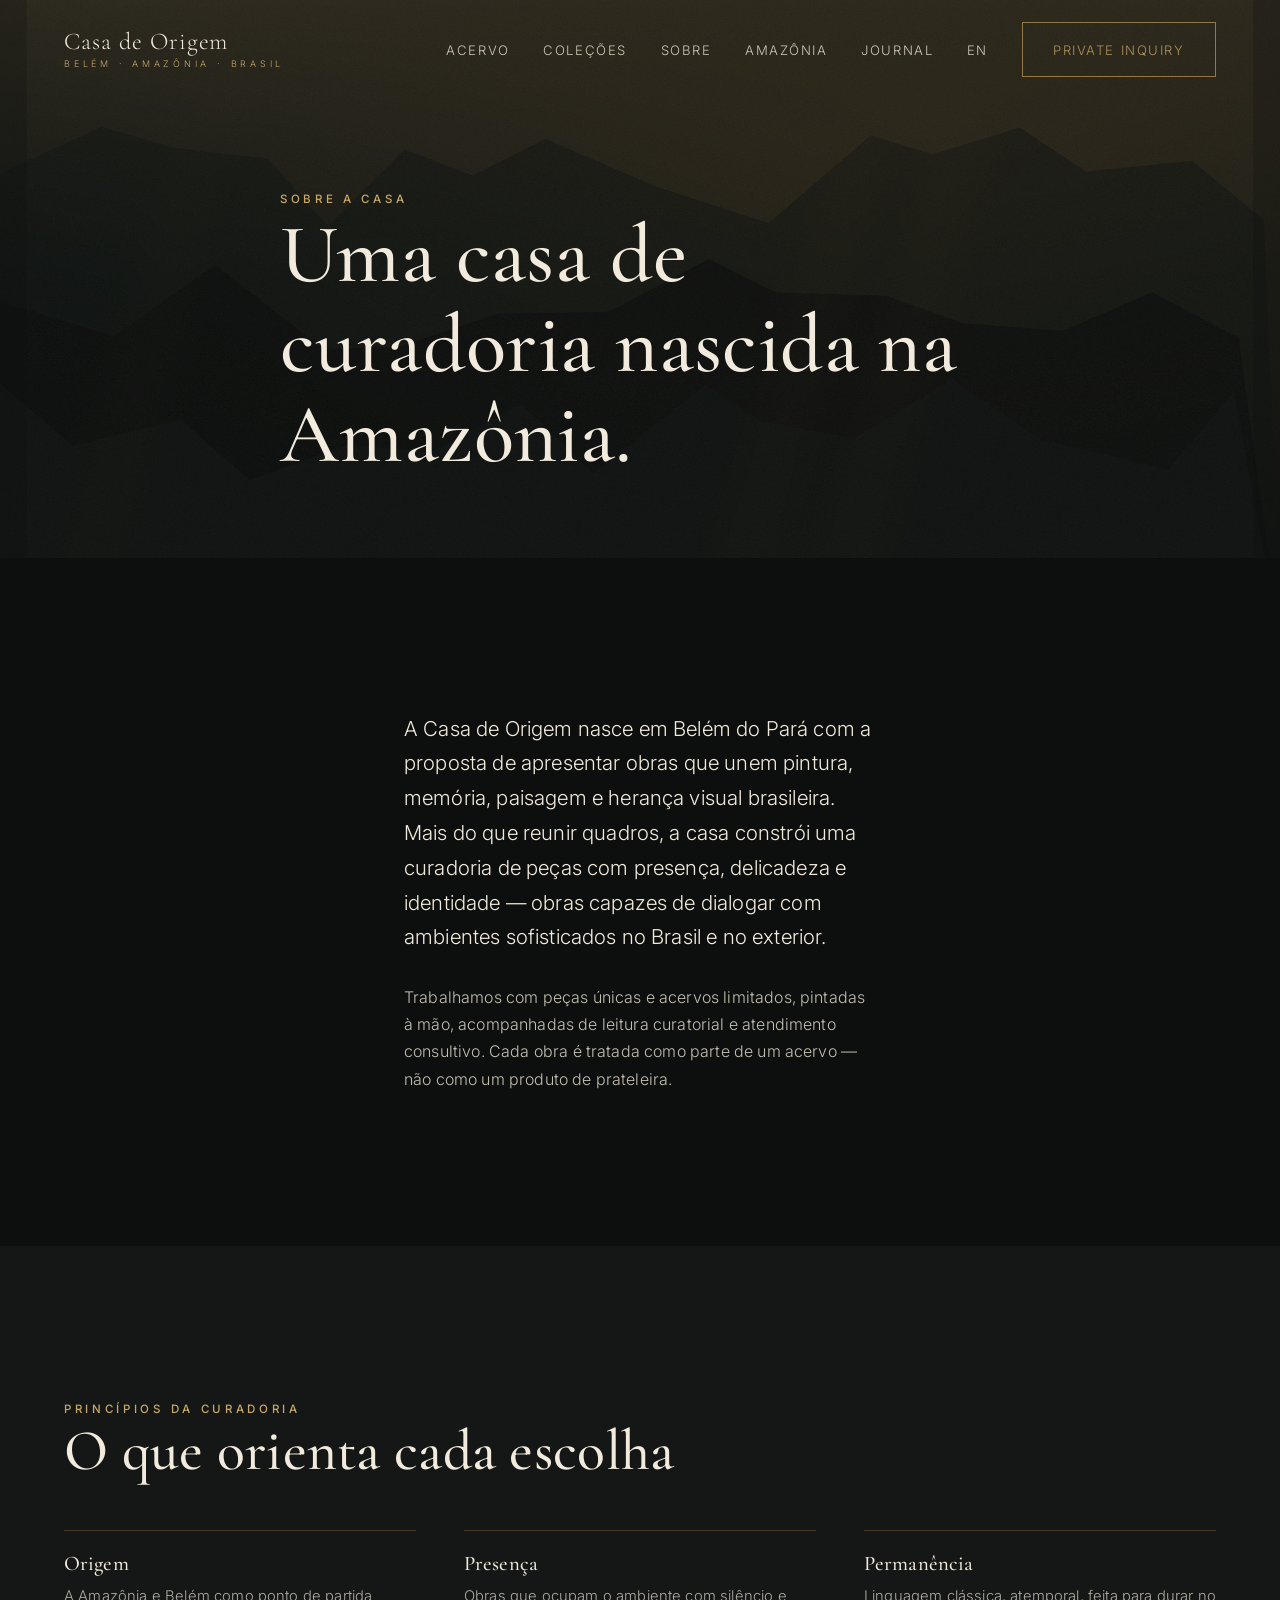
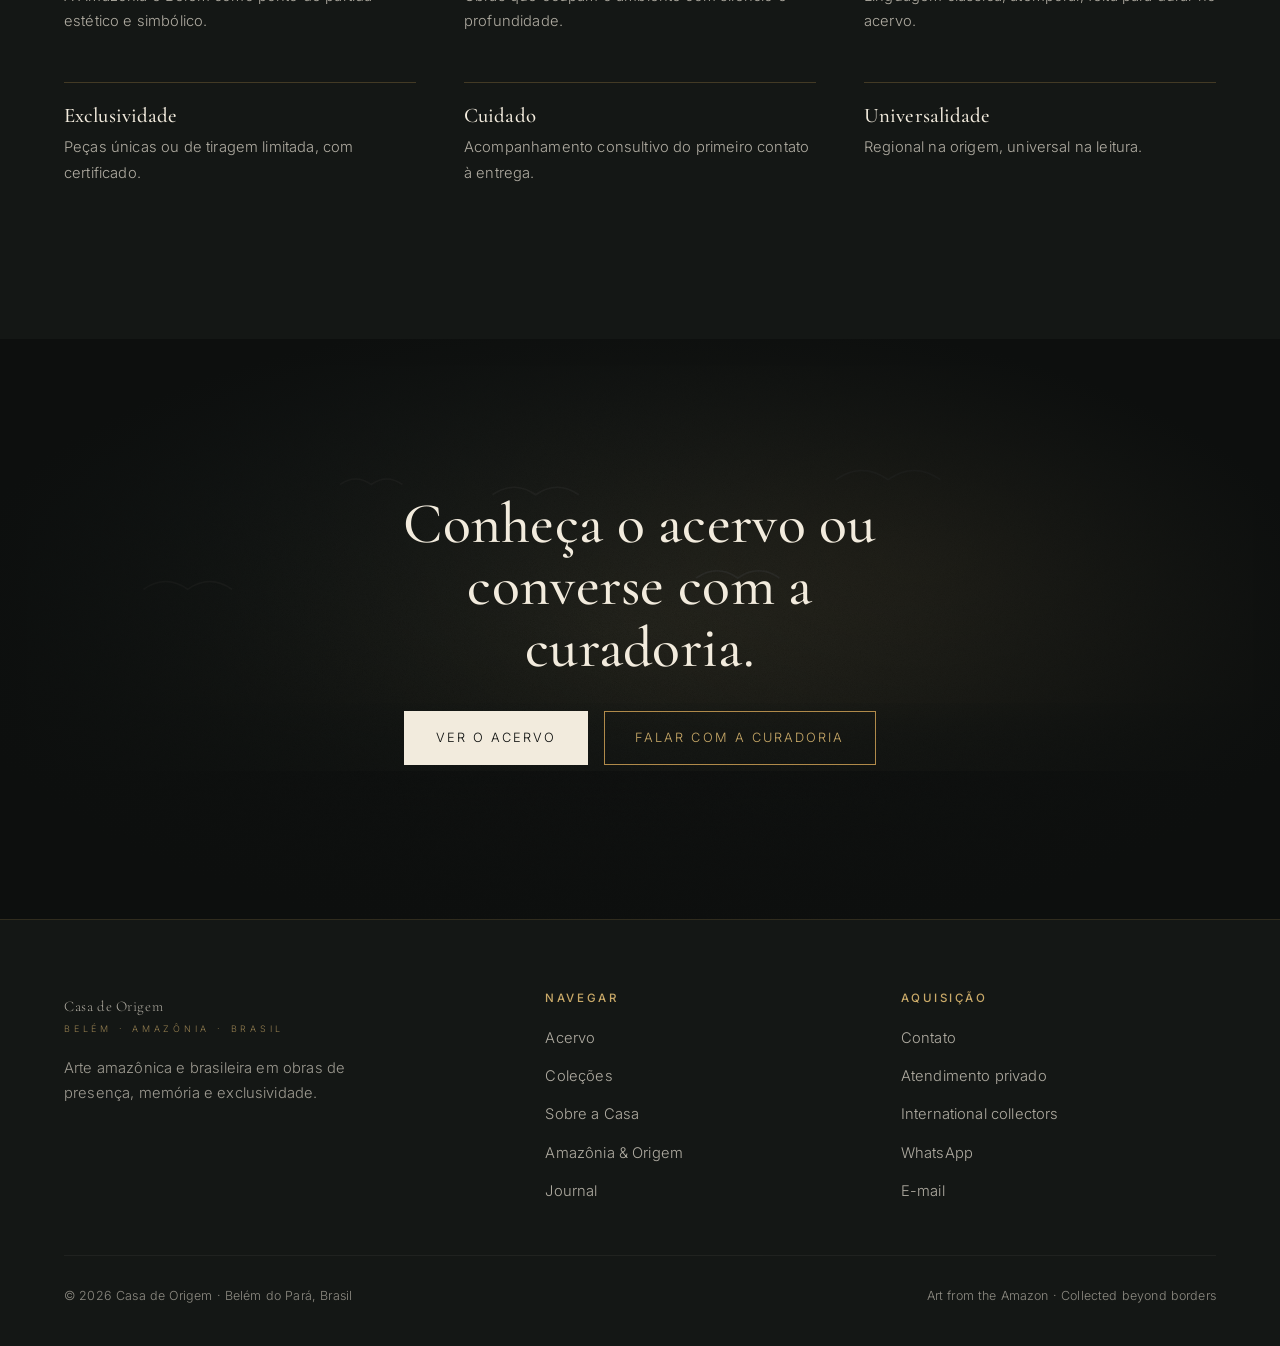
<file: casa-de-origem/sobre.html>
<!DOCTYPE html>
<html lang="pt-BR">
<head>
<meta charset="UTF-8">
<meta name="viewport" content="width=device-width, initial-scale=1.0">
<title>Sobre a Casa — Casa de Origem</title>
<meta name="description" content="A Casa de Origem nasce em Belém do Pará para apresentar obras que unem pintura, memória, paisagem e herança visual brasileira.">
<link rel="icon" href="data:image/svg+xml,%3Csvg xmlns='http://www.w3.org/2000/svg' viewBox='0 0 32 32'%3E%3Crect width='32' height='32' fill='%230D0F0E'/%3E%3Ccircle cx='16' cy='16' r='9' fill='none' stroke='%23C9A968' stroke-width='1.6'/%3E%3C/svg%3E">
<link rel="preconnect" href="https://fonts.googleapis.com">
<link rel="preconnect" href="https://fonts.gstatic.com" crossorigin>
<link href="https://fonts.googleapis.com/css2?family=Cormorant+Garamond:ital,wght@0,400;0,500;0,600;1,400&family=Inter:wght@300;400;500&display=swap" rel="stylesheet">
<link rel="stylesheet" href="assets/css/style.css">
</head>
<body>

<nav class="nav scrolled">
  <a class="brand" href="index.html">Casa de Origem<small>Belém · Amazônia · Brasil</small></a>
  <button class="nav-burger" aria-label="Menu">☰</button>
  <ul class="nav-links">
    <li><a href="acervo.html">Acervo</a></li>
    <li><a href="acervo.html#colecoes">Coleções</a></li>
    <li><a href="sobre.html">Sobre</a></li>
    <li><a href="amazonia.html">Amazônia</a></li>
    <li><a href="journal.html">Journal</a></li>
    <li><a href="international.html">EN</a></li>
    <li><a class="btn btn--gold" href="contato.html">Private Inquiry</a></li>
  </ul>
</nav>

<header class="page-hero" style="position:relative;overflow:hidden">
  <img class="scene" src="assets/img/scene-forest.svg" alt="" style="position:absolute;inset:0;width:100%;height:100%;object-fit:cover;opacity:.4;z-index:-1">
  <div class="wrap">
    <p class="eyebrow reveal">Sobre a Casa</p>
    <h1 class="reveal d1" style="max-width:18ch">Uma casa de curadoria nascida na Amazônia.</h1>
  </div>
</header>

<section class="section-pad">
  <div class="wrap measure">
    <p class="lead reveal">A Casa de Origem nasce em Belém do Pará com a proposta de apresentar obras que unem pintura, memória, paisagem e herança visual brasileira. Mais do que reunir quadros, a casa constrói uma curadoria de peças com presença, delicadeza e identidade — obras capazes de dialogar com ambientes sofisticados no Brasil e no exterior.</p>
    <p class="reveal d1" style="margin-top:1.8rem;opacity:.8">Trabalhamos com peças únicas e acervos limitados, pintadas à mão, acompanhadas de leitura curatorial e atendimento consultivo. Cada obra é tratada como parte de um acervo — não como um produto de prateleira.</p>
  </div>
</section>

<section class="section-pad" style="background:var(--carvao-2)">
  <div class="wrap">
    <p class="eyebrow reveal">Princípios da curadoria</p>
    <h2 class="reveal d1" style="margin-bottom:3rem">O que orienta cada escolha</h2>
    <div class="values">
      <div class="value reveal"><h3>Origem</h3><p>A Amazônia e Belém como ponto de partida estético e simbólico.</p></div>
      <div class="value reveal d1"><h3>Presença</h3><p>Obras que ocupam o ambiente com silêncio e profundidade.</p></div>
      <div class="value reveal d2"><h3>Permanência</h3><p>Linguagem clássica, atemporal, feita para durar no acervo.</p></div>
      <div class="value reveal"><h3>Exclusividade</h3><p>Peças únicas ou de tiragem limitada, com certificado.</p></div>
      <div class="value reveal d1"><h3>Cuidado</h3><p>Acompanhamento consultivo do primeiro contato à entrega.</p></div>
      <div class="value reveal d2"><h3>Universalidade</h3><p>Regional na origem, universal na leitura.</p></div>
    </div>
  </div>
</section>

<section class="cta-final section-pad">
  <img class="scene" src="assets/img/scene-cta.svg" alt="">
  <div class="wrap">
    <h2 class="reveal">Conheça o acervo ou converse com a curadoria.</h2>
    <div class="btn-row reveal d1" style="justify-content:center"><a class="btn btn--solid" href="acervo.html">Ver o acervo</a><a class="btn btn--gold" href="contato.html">Falar com a curadoria</a></div>
  </div>
</section>

<footer class="footer">
  <div class="wrap">
    <div><a class="brand" href="index.html">Casa de Origem<small>Belém · Amazônia · Brasil</small></a><p class="muted" style="margin-top:1.4rem;max-width:34ch;font-size:.92rem">Arte amazônica e brasileira em obras de presença, memória e exclusividade.</p></div>
    <div><h4>Navegar</h4><ul><li><a href="acervo.html">Acervo</a></li><li><a href="acervo.html#colecoes">Coleções</a></li><li><a href="sobre.html">Sobre a Casa</a></li><li><a href="amazonia.html">Amazônia &amp; Origem</a></li><li><a href="journal.html">Journal</a></li></ul></div>
    <div><h4>Aquisição</h4><ul><li><a href="contato.html">Contato</a></li><li><a href="contato.html#privado">Atendimento privado</a></li><li><a href="international.html">International collectors</a></li><li><a href="https://wa.me/5591000000000">WhatsApp</a></li><li><a href="mailto:contato@casadeorigem.art">E-mail</a></li></ul></div>
    <div class="copy"><span>© 2026 Casa de Origem · Belém do Pará, Brasil</span><span>Art from the Amazon · Collected beyond borders</span></div>
  </div>
</footer>

<script src="assets/js/main.js"></script>
</body>
</html>
</file>
<file: casa-de-origem/assets/css/style.css>
/* =====================================================================
   CASA DE ORIGEM — Galeria de arte amazônica · Belém / Pará / Brasil
   Premium · Cinematográfica · Editorial
   ===================================================================== */

:root {
  /* Paleta */
  --carvao:    #0D0F0E;   /* preto profundo */
  --carvao-2:  #141715;
  --marfim:    #F2EBDD;   /* marfim envelhecido */
  --marfim-2:  #E7DECB;
  --verde:     #1D2B24;   /* verde amazônico */
  --azul-rio:  #254A55;   /* azul rio */
  --ouro:      #B08A4A;   /* dourado queimado */
  --ouro-cl:   #C9A968;
  --barro:     #7A4E2D;   /* terracota / barro */

  /* Tipografia */
  --serif: "Cormorant Garamond", "Playfair Display", Georgia, serif;
  --sans:  "Inter", "Manrope", system-ui, -apple-system, sans-serif;

  /* Ritmo */
  --maxw: 1320px;
  --gutter: clamp(1.4rem, 5vw, 5rem);
  --ease: cubic-bezier(0.22, 1, 0.36, 1);
}

* { margin: 0; padding: 0; box-sizing: border-box; }

html { scroll-behavior: smooth; -webkit-font-smoothing: antialiased; }

body {
  background: var(--carvao);
  color: var(--marfim);
  font-family: var(--sans);
  font-weight: 300;
  line-height: 1.7;
  letter-spacing: .01em;
  overflow-x: hidden;
}

img { display: block; max-width: 100%; }
a { color: inherit; text-decoration: none; }

/* ---------- Tipografia base ---------- */
h1, h2, h3, h4 { font-family: var(--serif); font-weight: 500; line-height: 1.08; letter-spacing: .005em; }
h1 { font-size: clamp(2.6rem, 6.5vw, 6rem); }
h2 { font-size: clamp(2rem, 4.5vw, 3.6rem); }
h3 { font-size: clamp(1.4rem, 2.4vw, 2rem); }

.eyebrow {
  font-family: var(--sans);
  font-size: .72rem;
  font-weight: 500;
  letter-spacing: .32em;
  text-transform: uppercase;
  color: var(--ouro-cl);
}

.lead { font-size: clamp(1.05rem, 1.6vw, 1.3rem); opacity: .85; }

.muted { opacity: .62; }

/* ---------- Layout ---------- */
.wrap { max-width: var(--maxw); margin: 0 auto; padding-inline: var(--gutter); }
section { position: relative; }
.section-pad { padding-block: clamp(5rem, 12vw, 11rem); }

/* ---------- Navbar ---------- */
.nav {
  position: fixed; inset: 0 0 auto 0; z-index: 100;
  display: flex; align-items: center; justify-content: space-between;
  padding: 1.4rem var(--gutter);
  transition: background .5s var(--ease), padding .5s var(--ease), border-color .5s var(--ease);
  border-bottom: 1px solid transparent;
}
.nav.scrolled {
  background: rgba(13,15,14,.78);
  backdrop-filter: blur(14px);
  padding-block: 1rem;
  border-bottom: 1px solid rgba(176,138,74,.18);
}
.brand { font-family: var(--serif); font-size: 1.5rem; letter-spacing: .04em; line-height: 1; }
.brand small { display: block; font-family: var(--sans); font-size: .56rem; letter-spacing: .42em; text-transform: uppercase; color: var(--ouro-cl); margin-top: .35rem; }
.nav-links { display: flex; align-items: center; gap: 2.1rem; list-style: none; }
.nav-links a { font-size: .82rem; letter-spacing: .12em; text-transform: uppercase; opacity: .82; transition: opacity .3s, color .3s; }
.nav-links a:hover { opacity: 1; color: var(--ouro-cl); }
.nav-burger { display: none; background: none; border: 0; color: var(--marfim); cursor: pointer; font-size: 1.5rem; }

/* ---------- Botões ---------- */
.btn {
  display: inline-flex; align-items: center; gap: .6rem;
  font-size: .8rem; letter-spacing: .16em; text-transform: uppercase;
  padding: .95rem 1.9rem;
  border: 1px solid rgba(242,235,221,.45);
  color: var(--marfim);
  background: transparent;
  transition: background .45s var(--ease), color .45s var(--ease), border-color .45s var(--ease);
  cursor: pointer;
}
.btn:hover { background: var(--marfim); color: var(--carvao); border-color: var(--marfim); }
.btn--gold { border-color: var(--ouro); color: var(--ouro-cl); }
.btn--gold:hover { background: var(--ouro); color: var(--carvao); border-color: var(--ouro); }
.btn--solid { background: var(--marfim); color: var(--carvao); border-color: var(--marfim); }
.btn--solid:hover { background: transparent; color: var(--marfim); }
.btn-row { display: flex; flex-wrap: wrap; gap: 1rem; }

/* ---------- HERO ---------- */
.hero {
  min-height: 100svh; display: flex; align-items: flex-end;
  position: relative; overflow: hidden;
  padding-bottom: clamp(3rem, 8vh, 7rem);
}
.hero__media { position: absolute; inset: 0; z-index: -2; }
.hero__media::after {
  content: ""; position: absolute; inset: 0;
  background:
    linear-gradient(to top, rgba(13,15,14,.92) 0%, rgba(13,15,14,.35) 45%, rgba(13,15,14,.55) 100%);
}
.hero__media .scene { width: 100%; height: 100%; object-fit: cover; }
.hero__inner { max-width: 60rem; }
.hero h1 { margin: 1.4rem 0; }
.hero .lead { max-width: 38rem; margin-bottom: 2.4rem; }
.scroll-cue {
  position: absolute; left: 50%; bottom: 1.8rem; transform: translateX(-50%);
  font-size: .65rem; letter-spacing: .3em; text-transform: uppercase; opacity: .5;
  display: flex; flex-direction: column; align-items: center; gap: .6rem;
}
.scroll-cue span { width: 1px; height: 42px; background: linear-gradient(var(--ouro-cl), transparent); animation: cue 2.4s var(--ease) infinite; }
@keyframes cue { 0%{transform:scaleY(0);transform-origin:top} 45%{transform:scaleY(1);transform-origin:top} 55%{transform:scaleY(1);transform-origin:bottom} 100%{transform:scaleY(0);transform-origin:bottom} }

/* page hero (interno, mais curto) */
.page-hero { min-height: 62svh; display: flex; align-items: center; padding-top: 7rem; }

/* ---------- Manifesto / blocos de texto ---------- */
.manifesto { background: var(--marfim); color: var(--carvao); }
.manifesto h2 { max-width: 24ch; }
.manifesto .lead { opacity: .72; max-width: 56ch; margin-top: 1.8rem; }
.measure { max-width: 60ch; }

/* ---------- Split (imagem + texto) ---------- */
.split { display: grid; grid-template-columns: 1fr 1fr; align-items: center; gap: clamp(2rem, 6vw, 6rem); }
.split--rev { direction: rtl; }
.split--rev > * { direction: ltr; }
.split__visual { aspect-ratio: 4/5; border: 1px solid rgba(176,138,74,.25); overflow: hidden; }
.split__visual .scene, .split__visual img { width: 100%; height: 100%; object-fit: cover; }

/* ---------- Grid de obras ---------- */
.works-grid { display: grid; grid-template-columns: repeat(3, 1fr); gap: clamp(1.4rem, 3vw, 2.6rem); }
.works-grid.two { grid-template-columns: repeat(2, 1fr); }
.work {
  position: relative; display: block; overflow: hidden;
  background: var(--carvao-2);
  border: 1px solid rgba(242,235,221,.07);
  transition: border-color .5s var(--ease), transform .6s var(--ease);
}
.work:hover { border-color: rgba(176,138,74,.4); }
.work__img { aspect-ratio: 4/5; overflow: hidden; }
.work__img .scene, .work__img img { width: 100%; height: 100%; object-fit: cover; transition: transform 1.4s var(--ease), filter 1.4s var(--ease); filter: saturate(.96); }
.work:hover .work__img .scene, .work:hover .work__img img { transform: scale(1.06); filter: saturate(1.05); }
.work__body { padding: 1.3rem 1.4rem 1.6rem; }
.work__body h3 { font-size: 1.4rem; }
.work__col { font-size: .68rem; letter-spacing: .22em; text-transform: uppercase; color: var(--ouro-cl); }
.work__meta { display: flex; justify-content: space-between; align-items: baseline; margin-top: .7rem; }
.status { font-size: .66rem; letter-spacing: .18em; text-transform: uppercase; opacity: .6; }
.status--ok::before { content: "●"; color: #7fae8a; margin-right: .45rem; font-size: .7em; }
.status--ask::before { content: "●"; color: var(--ouro); margin-right: .45rem; font-size: .7em; }

/* ---------- Coleções ---------- */
.collections { display: grid; grid-template-columns: repeat(3, 1fr); gap: 1px; background: rgba(176,138,74,.18); border: 1px solid rgba(176,138,74,.18); }
.col-card {
  position: relative; min-height: clamp(16rem, 26vw, 24rem);
  display: flex; flex-direction: column; justify-content: flex-end;
  padding: 2rem; overflow: hidden; background: var(--carvao-2);
  transition: background .6s var(--ease);
}
.col-card .scene { position: absolute; inset: 0; z-index: 0; opacity: .5; transition: opacity .8s var(--ease), transform 1.6s var(--ease); }
.col-card:hover .scene { opacity: .8; transform: scale(1.05); }
.col-card > * { position: relative; z-index: 1; }
.col-card h3 { margin-bottom: .4rem; }
.col-card .num { font-size: .7rem; letter-spacing: .2em; color: var(--ouro-cl); margin-bottom: auto; }

/* ---------- Experiência / lista de valores ---------- */
.values { display: grid; grid-template-columns: repeat(3, 1fr); gap: clamp(1.5rem, 4vw, 3rem); }
.value { border-top: 1px solid rgba(176,138,74,.3); padding-top: 1.4rem; }
.value h3 { font-size: 1.3rem; margin-bottom: .5rem; }
.value p { font-size: .92rem; opacity: .7; }

/* ---------- CTA final ---------- */
.cta-final { text-align: center; position: relative; overflow: hidden; }
.cta-final .scene { position: absolute; inset: 0; z-index: 0; opacity: .35; }
.cta-final::after { content:""; position:absolute; inset:0; background: radial-gradient(ellipse at center, transparent, var(--carvao) 78%); z-index:1; }
.cta-final .wrap { position: relative; z-index: 2; }
.cta-final h2 { max-width: 20ch; margin: 0 auto 2rem; }

/* ---------- Obra (detalhe) ---------- */
.obra-hero { display: grid; grid-template-columns: 1.2fr 1fr; gap: clamp(2rem,5vw,4.5rem); align-items: center; padding-top: 8rem; }
.obra-hero__img { border: 1px solid rgba(176,138,74,.3); aspect-ratio: 4/5; overflow: hidden; }
.obra-hero__img .scene { width:100%; height:100%; object-fit: cover; }
.spec-table { width: 100%; border-collapse: collapse; margin-top: 1.5rem; }
.spec-table th, .spec-table td { text-align: left; padding: .85rem 0; border-bottom: 1px solid rgba(242,235,221,.12); font-size: .92rem; vertical-align: top; }
.spec-table th { font-weight: 400; opacity: .55; width: 42%; letter-spacing: .04em; }
.reading { display: flex; flex-wrap: wrap; gap: .7rem; margin-top: 1.5rem; }
.tag { font-size: .72rem; letter-spacing: .12em; text-transform: uppercase; border: 1px solid rgba(176,138,74,.4); color: var(--ouro-cl); padding: .5rem 1rem; border-radius: 2rem; }

/* ---------- Filtros ---------- */
.filters { display: flex; flex-wrap: wrap; gap: .7rem; margin-bottom: 3rem; }
.chip { font-size: .76rem; letter-spacing: .12em; text-transform: uppercase; padding: .6rem 1.3rem; border: 1px solid rgba(242,235,221,.22); cursor: pointer; background: transparent; color: var(--marfim); transition: all .3s; }
.chip.active, .chip:hover { background: var(--ouro); color: var(--carvao); border-color: var(--ouro); }

/* ---------- Journal ---------- */
.journal-grid { display: grid; grid-template-columns: repeat(3,1fr); gap: clamp(1.6rem,4vw,3rem); }
.post { display: block; }
.post__img { aspect-ratio: 16/10; overflow: hidden; margin-bottom: 1.2rem; border: 1px solid rgba(242,235,221,.08); }
.post__img .scene { width:100%; height:100%; object-fit: cover; transition: transform 1.2s var(--ease); }
.post:hover .post__img .scene { transform: scale(1.05); }
.post h3 { font-size: 1.5rem; margin: .4rem 0; }

/* ---------- Form ---------- */
.form-grid { display: grid; grid-template-columns: repeat(2,1fr); gap: 1.4rem; }
.field { display: flex; flex-direction: column; gap: .5rem; }
.field.full { grid-column: 1 / -1; }
.field label { font-size: .72rem; letter-spacing: .16em; text-transform: uppercase; opacity: .6; }
.field input, .field select, .field textarea {
  background: var(--carvao-2); border: 1px solid rgba(242,235,221,.18); color: var(--marfim);
  padding: .95rem 1.1rem; font-family: var(--sans); font-size: .95rem; transition: border-color .3s;
}
.field input:focus, .field select:focus, .field textarea:focus { outline: none; border-color: var(--ouro); }
.field textarea { resize: vertical; min-height: 130px; }

.contact-aside { border-left: 1px solid rgba(176,138,74,.2); padding-left: 2.4rem; }
.contact-aside p { margin-bottom: 1.4rem; opacity: .8; }
.contact-aside a { color: var(--ouro-cl); }

/* ---------- Footer ---------- */
.footer { background: var(--carvao-2); border-top: 1px solid rgba(176,138,74,.18); }
.footer .wrap { display: grid; grid-template-columns: 1.4fr 1fr 1fr; gap: 2.5rem; padding-block: 4.5rem 2.5rem; }
.footer h4 { font-family: var(--sans); font-size: .72rem; letter-spacing: .22em; text-transform: uppercase; color: var(--ouro-cl); margin-bottom: 1.2rem; }
.footer ul { list-style: none; }
.footer li { margin-bottom: .7rem; }
.footer a { opacity: .7; font-size: .92rem; transition: opacity .3s; }
.footer a:hover { opacity: 1; }
.footer .copy { grid-column: 1 / -1; border-top: 1px solid rgba(242,235,221,.1); padding-top: 1.8rem; display: flex; justify-content: space-between; flex-wrap: wrap; gap: 1rem; font-size: .78rem; opacity: .55; }

/* ---------- Reveal (scroll) ---------- */
.reveal { opacity: 0; transform: translateY(34px); transition: opacity 1s var(--ease), transform 1s var(--ease); }
.reveal.in { opacity: 1; transform: none; }
.reveal.d1 { transition-delay: .12s; }
.reveal.d2 { transition-delay: .24s; }
.reveal.d3 { transition-delay: .36s; }

@media (prefers-reduced-motion: reduce) {
  .reveal { opacity: 1; transform: none; transition: none; }
  html { scroll-behavior: auto; }
  .scroll-cue span { animation: none; }
}

/* ---------- Responsivo ---------- */
@media (max-width: 900px) {
  .nav-links { display: none; }
  .nav-links.open {
    display: flex; flex-direction: column; gap: 1.6rem;
    position: fixed; inset: 0; background: rgba(13,15,14,.97); backdrop-filter: blur(8px);
    align-items: center; justify-content: center; font-size: 1.1rem;
  }
  .nav-burger { display: block; z-index: 101; }
  .split, .obra-hero { grid-template-columns: 1fr; }
  .split--rev { direction: ltr; }
  .works-grid, .works-grid.two, .collections, .values, .journal-grid, .form-grid { grid-template-columns: 1fr; }
  .works-grid { grid-template-columns: 1fr 1fr; }
  .contact-aside { border-left: 0; padding-left: 0; border-top: 1px solid rgba(176,138,74,.2); padding-top: 2rem; }
  .footer .wrap { grid-template-columns: 1fr; }
}
@media (max-width: 540px) {
  .works-grid { grid-template-columns: 1fr; }
}
</file>
